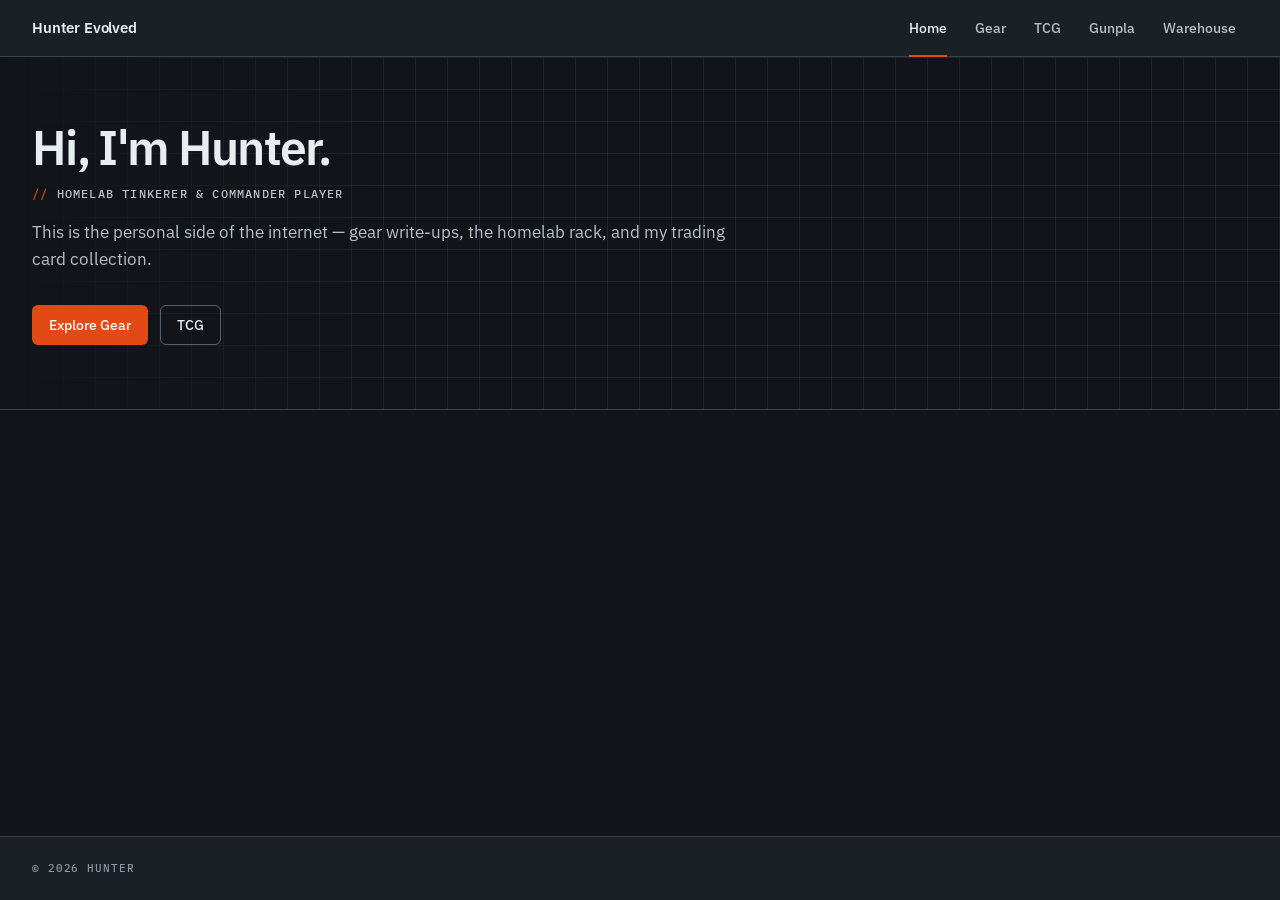
<file: index.html>
<!doctype html>
<html lang="en">
<head>
<meta charset="UTF-8">
<meta name="viewport" content="width=device-width, initial-scale=1.0">
<meta name="theme-color" content="#1B2026">
<title>Hunter Evolved</title>
<meta name="description" content="Hunter's personal site — gear, homelab, and TCG.">
<link rel="icon" href="images/favicon.svg" type="image/svg+xml">
<link rel="preconnect" href="https://fonts.googleapis.com">
<link rel="preconnect" href="https://fonts.gstatic.com" crossorigin>
<link rel="stylesheet" href="https://fonts.googleapis.com/css2?family=IBM+Plex+Mono:wght@400;500;600&family=IBM+Plex+Sans:wght@400;500;600;700&display=swap">
<link rel="stylesheet" href="css/style.css">
</head>
<body>
<header class="site-header">
  <nav class="nav container">
    <a class="nav-brand" href="index.html">Hunter Evolved</a>
    <button class="nav-toggle" id="navToggle" aria-label="Toggle navigation" aria-expanded="false">
      <span></span><span></span><span></span>
    </button>
    <ul class="nav-links" id="navLinks">
      <li><a href="index.html">Home</a></li>
      <li><a href="gear/index.html">Gear</a></li>
      <li><a href="tcg.html">TCG</a></li>
      <li><a href="gunpla.html">Gunpla</a></li>
      <li><a href="warehouse.html">Warehouse</a></li>
    </ul>
  </nav>
</header>

<main>
  <section class="hero">
    <div class="hero-inner">
      <h1>Hi, I'm Hunter.</h1>
      <p class="hero-tagline">Homelab tinkerer &amp; Commander player</p>
      <p class="hero-blurb">
        <!-- TODO: personal intro blurb -->
        This is the personal side of the internet — gear write-ups, the homelab rack, and my trading card collection.
      </p>
      <div class="hero-actions">
        <a class="btn btn-primary" href="gear/index.html">Explore Gear</a>
        <a class="btn btn-secondary" href="tcg.html">TCG</a>
      </div>
    </div>
  </section>
</main>

<footer class="site-footer">
  <div class="container">
    <p>&copy; <span id="year"></span> Hunter</p>
  </div>
</footer>

<script src="js/main.js"></script>
</body>
</html>
</file>
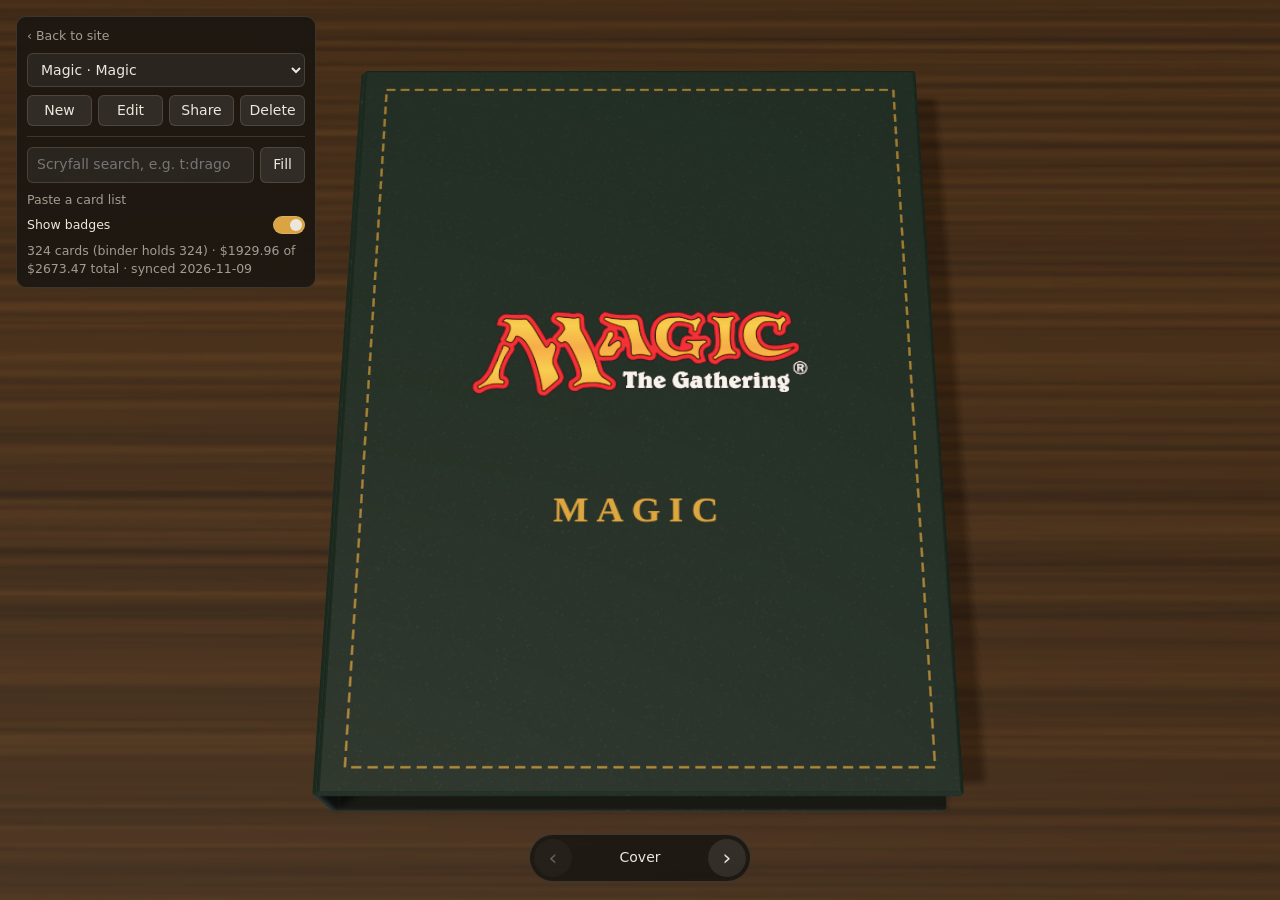
<file: binder/index.html>
<!doctype html>
<html lang="en">
  <head>
    <meta charset="utf-8" />
    <meta name="viewport" content="width=device-width, initial-scale=1" />
    <title>TCG Binder</title>
    <link rel="icon" href="data:," />
    <script type="module" crossorigin src="./assets/index-qF_-oEOp.js"></script>
    <link rel="stylesheet" crossorigin href="./assets/index-Bv_KYEjH.css">
  </head>
  <body>
    <canvas id="scene" aria-label="3D card binder"></canvas>

    <button id="panel-toggle" type="button" aria-controls="panel" aria-expanded="false">Binders</button>

    <section id="panel" class="collapsed" aria-label="Binders">
      <a id="site-link" hidden>&#8249; Back to site</a>
      <select id="binder-select" aria-label="Current binder"></select>
      <div id="binder-actions">
        <button id="binder-new" type="button">New</button>
        <button id="binder-edit" type="button">Edit</button>
        <button id="binder-share" type="button">Share</button>
        <button id="binder-delete" type="button">Delete</button>
      </div>
      <input id="share-link" type="text" readonly aria-label="Link to this binder" hidden />

      <form id="binder-form" hidden>
        <input id="binder-name" type="text" maxlength="24" autocomplete="off"
               placeholder="Binder name" aria-label="Binder name" required />
        <select id="binder-game" aria-label="Game"></select>
        <fieldset id="binder-color" aria-label="Cover colour"></fieldset>
        <div id="binder-form-actions">
          <button type="submit">Save</button>
          <button id="binder-cancel" type="button">Cancel</button>
        </div>
      </form>

      <hr />

      <form id="search-form">
        <input id="search" type="search" spellcheck="false" autocomplete="off"
               aria-label="Card search" />
        <button type="submit">Fill</button>
      </form>
      <button id="collection-fill" type="button" hidden></button>
      <button id="list-toggle" type="button" aria-expanded="false">Paste a card list</button>
      <form id="list-form" hidden>
        <textarea id="list" rows="8" spellcheck="false" aria-label="Card list"></textarea>
        <button type="submit">Fill from list</button>
      </form>
      <label id="badges-toggle">
        <span>Show badges</span>
        <input id="show-badges" type="checkbox" role="switch" />
      </label>
      <p id="status" role="status"></p>
    </section>

    <nav id="pager" aria-label="Pages">
      <button id="prev" type="button" aria-label="Previous page">&#8249;</button>
      <span id="page-label">Cover</span>
      <button id="next" type="button" aria-label="Next page">&#8250;</button>
    </nav>

    <div id="tip" hidden></div>
    <aside id="card-info" aria-label="Card details" hidden></aside>

  </body>
</html>
</file>
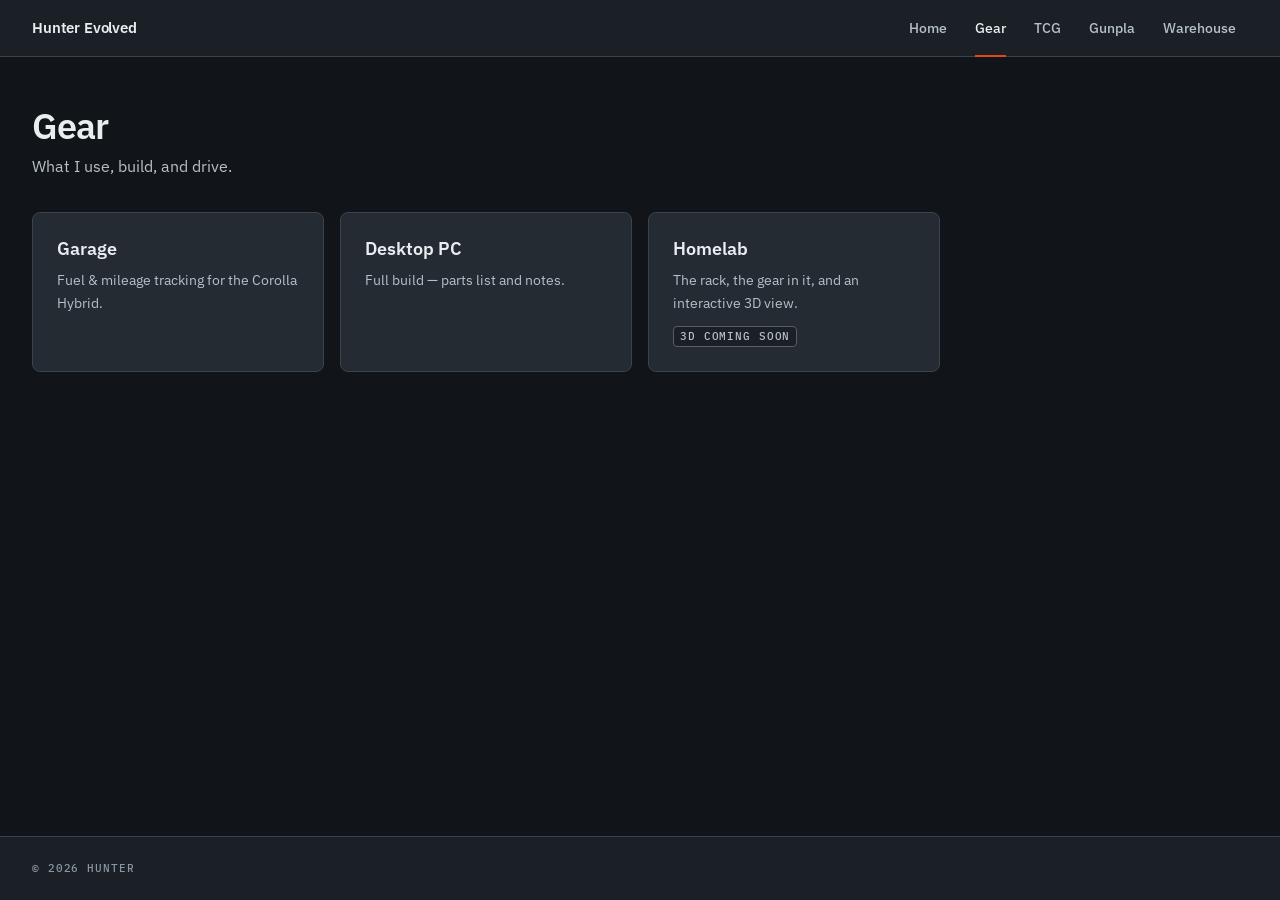
<file: gear/index.html>
<!doctype html>
<html lang="en">
<head>
<meta charset="UTF-8">
<meta name="viewport" content="width=device-width, initial-scale=1.0">
<meta name="theme-color" content="#1B2026">
<title>Gear — Hunter Evolved</title>
<link rel="icon" href="../images/favicon.svg" type="image/svg+xml">
<link rel="preconnect" href="https://fonts.googleapis.com">
<link rel="preconnect" href="https://fonts.gstatic.com" crossorigin>
<link rel="stylesheet" href="https://fonts.googleapis.com/css2?family=IBM+Plex+Mono:wght@400;500;600&family=IBM+Plex+Sans:wght@400;500;600;700&display=swap">
<link rel="stylesheet" href="../css/style.css">
</head>
<body>
<header class="site-header">
  <nav class="nav container">
    <a class="nav-brand" href="../index.html">Hunter Evolved</a>
    <button class="nav-toggle" id="navToggle" aria-label="Toggle navigation" aria-expanded="false">
      <span></span><span></span><span></span>
    </button>
    <ul class="nav-links" id="navLinks">
      <li><a href="../index.html">Home</a></li>
      <li><a href="index.html">Gear</a></li>
      <li><a href="../tcg.html">TCG</a></li>
      <li><a href="../gunpla.html">Gunpla</a></li>
      <li><a href="../warehouse.html">Warehouse</a></li>
    </ul>
  </nav>
</header>

<main class="page">
  <h1>Gear</h1>
  <p class="page-intro">What I use, build, and drive.</p>

  <div class="card-grid">
    <a class="card" href="garage.html">
      <h3>Garage</h3>
      <p>Fuel &amp; mileage tracking for the Corolla Hybrid.</p>
    </a>
    <a class="card" href="desktop-pc.html">
      <h3>Desktop PC</h3>
      <p>Full build — parts list and notes.</p>
    </a>
    <a class="card" href="homelab.html">
      <h3>Homelab</h3>
      <p>The rack, the gear in it, and an interactive 3D view.</p>
      <span class="badge">3D coming soon</span>
    </a>
  </div>
</main>

<footer class="site-footer">
  <div class="container">
    <p>&copy; <span id="year"></span> Hunter</p>
  </div>
</footer>

<script src="../js/main.js"></script>
</body>
</html>
</file>
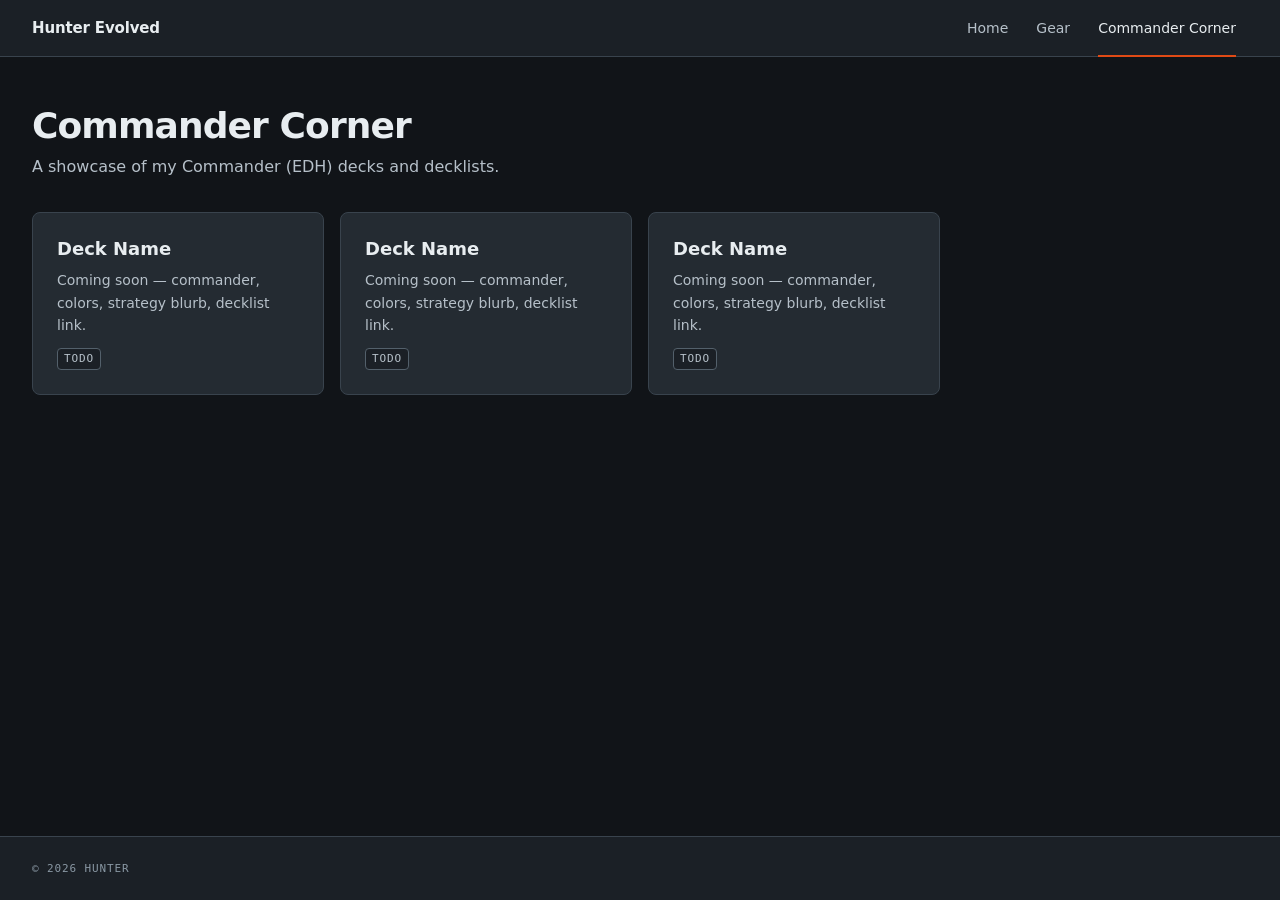
<file: commander-corner.html>
<!doctype html>
<html lang="en">
<head>
<meta charset="UTF-8">
<meta name="viewport" content="width=device-width, initial-scale=1.0">
<title>Commander Corner — Hunter Evolved</title>
<link rel="stylesheet" href="css/style.css">
</head>
<body>
<header class="site-header">
  <nav class="nav container">
    <a class="nav-brand" href="index.html">Hunter Evolved</a>
    <button class="nav-toggle" id="navToggle" aria-label="Toggle navigation" aria-expanded="false">
      <span></span><span></span><span></span>
    </button>
    <ul class="nav-links" id="navLinks">
      <li><a href="index.html">Home</a></li>
      <li><a href="gear/index.html">Gear</a></li>
      <li><a href="commander-corner.html">Commander Corner</a></li>
    </ul>
  </nav>
</header>

<main class="page">
  <h1>Commander Corner</h1>
  <p class="page-intro">A showcase of my Commander (EDH) decks and decklists.</p>

  <div class="card-grid">
    <!-- TODO: replace with real decks; potentially pull live data via edhrec_toolkit (HOST-57) -->
    <div class="card">
      <h3>Deck Name</h3>
      <p>Coming soon — commander, colors, strategy blurb, decklist link.</p>
      <span class="badge">TODO</span>
    </div>
    <div class="card">
      <h3>Deck Name</h3>
      <p>Coming soon — commander, colors, strategy blurb, decklist link.</p>
      <span class="badge">TODO</span>
    </div>
    <div class="card">
      <h3>Deck Name</h3>
      <p>Coming soon — commander, colors, strategy blurb, decklist link.</p>
      <span class="badge">TODO</span>
    </div>
  </div>
</main>

<footer class="site-footer">
  <div class="container">
    <p>&copy; <span id="year"></span> Hunter</p>
  </div>
</footer>

<script src="js/main.js"></script>
</body>
</html>
</file>
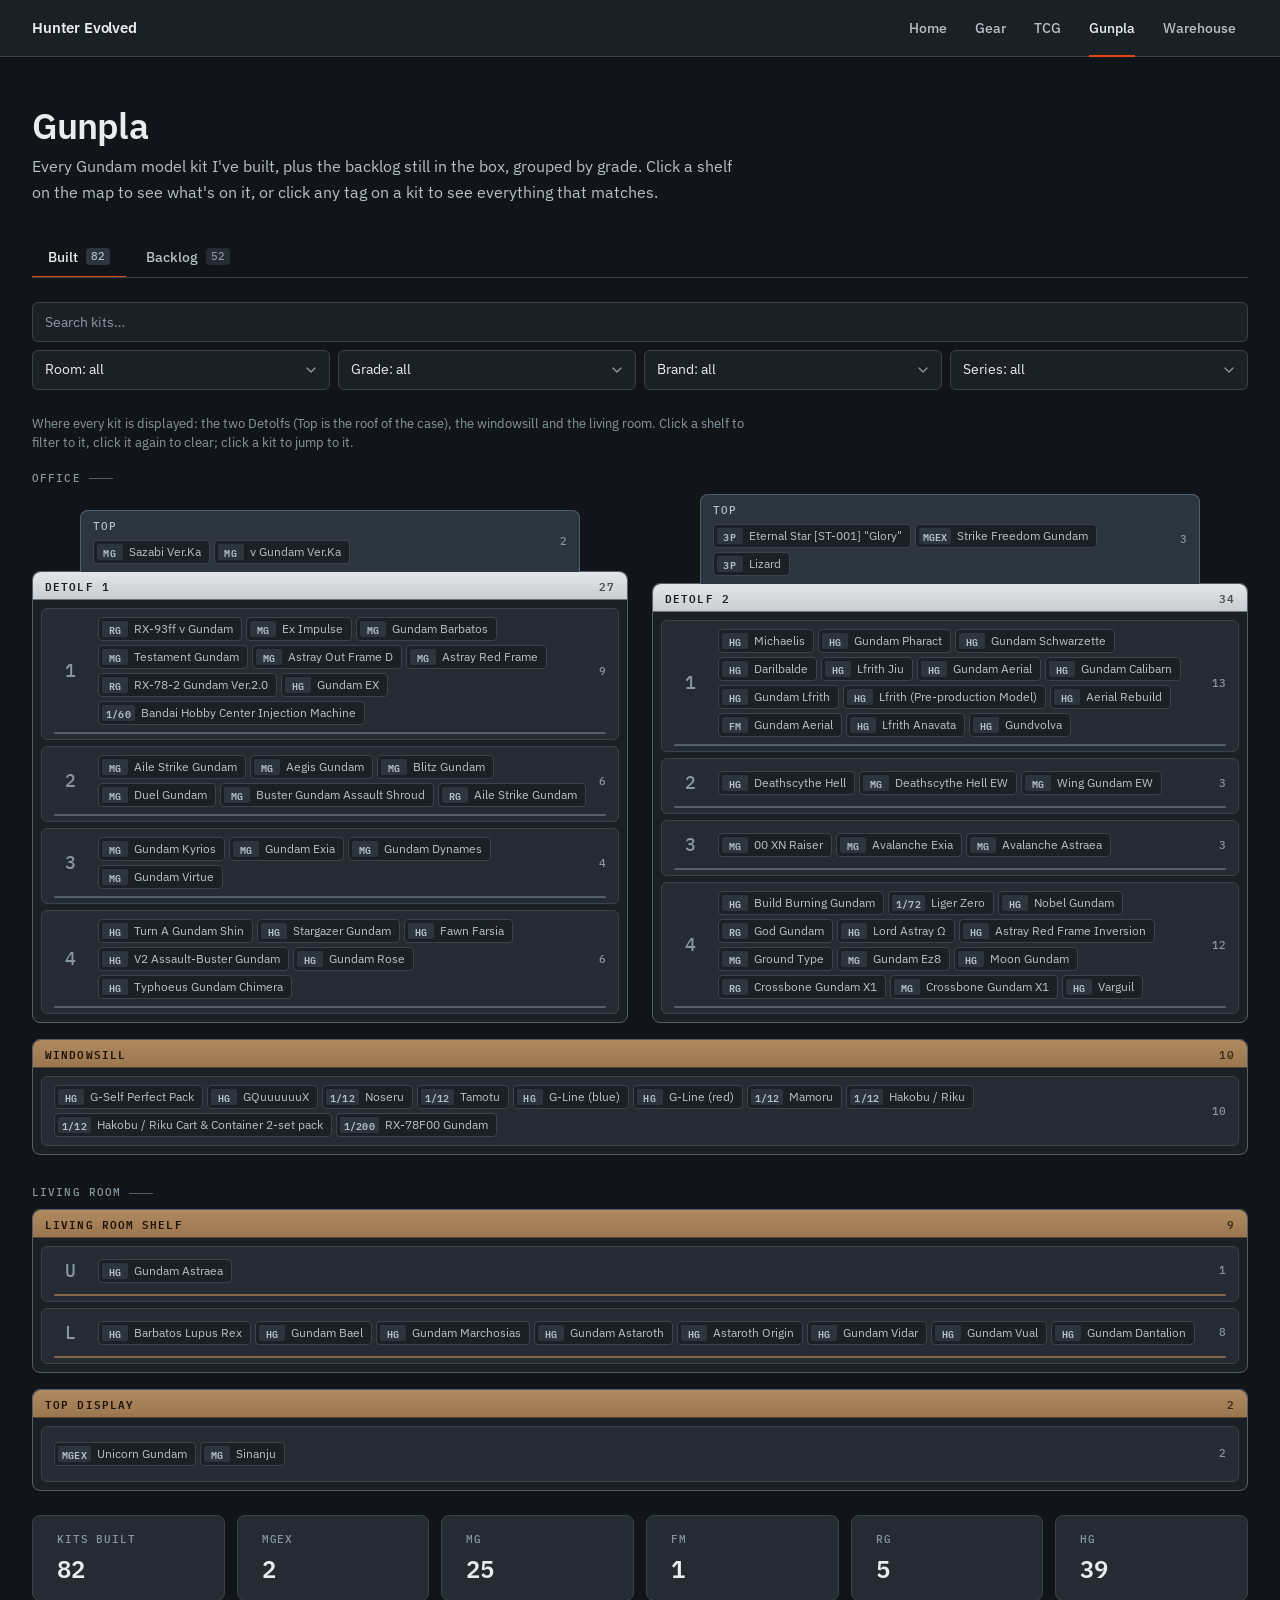
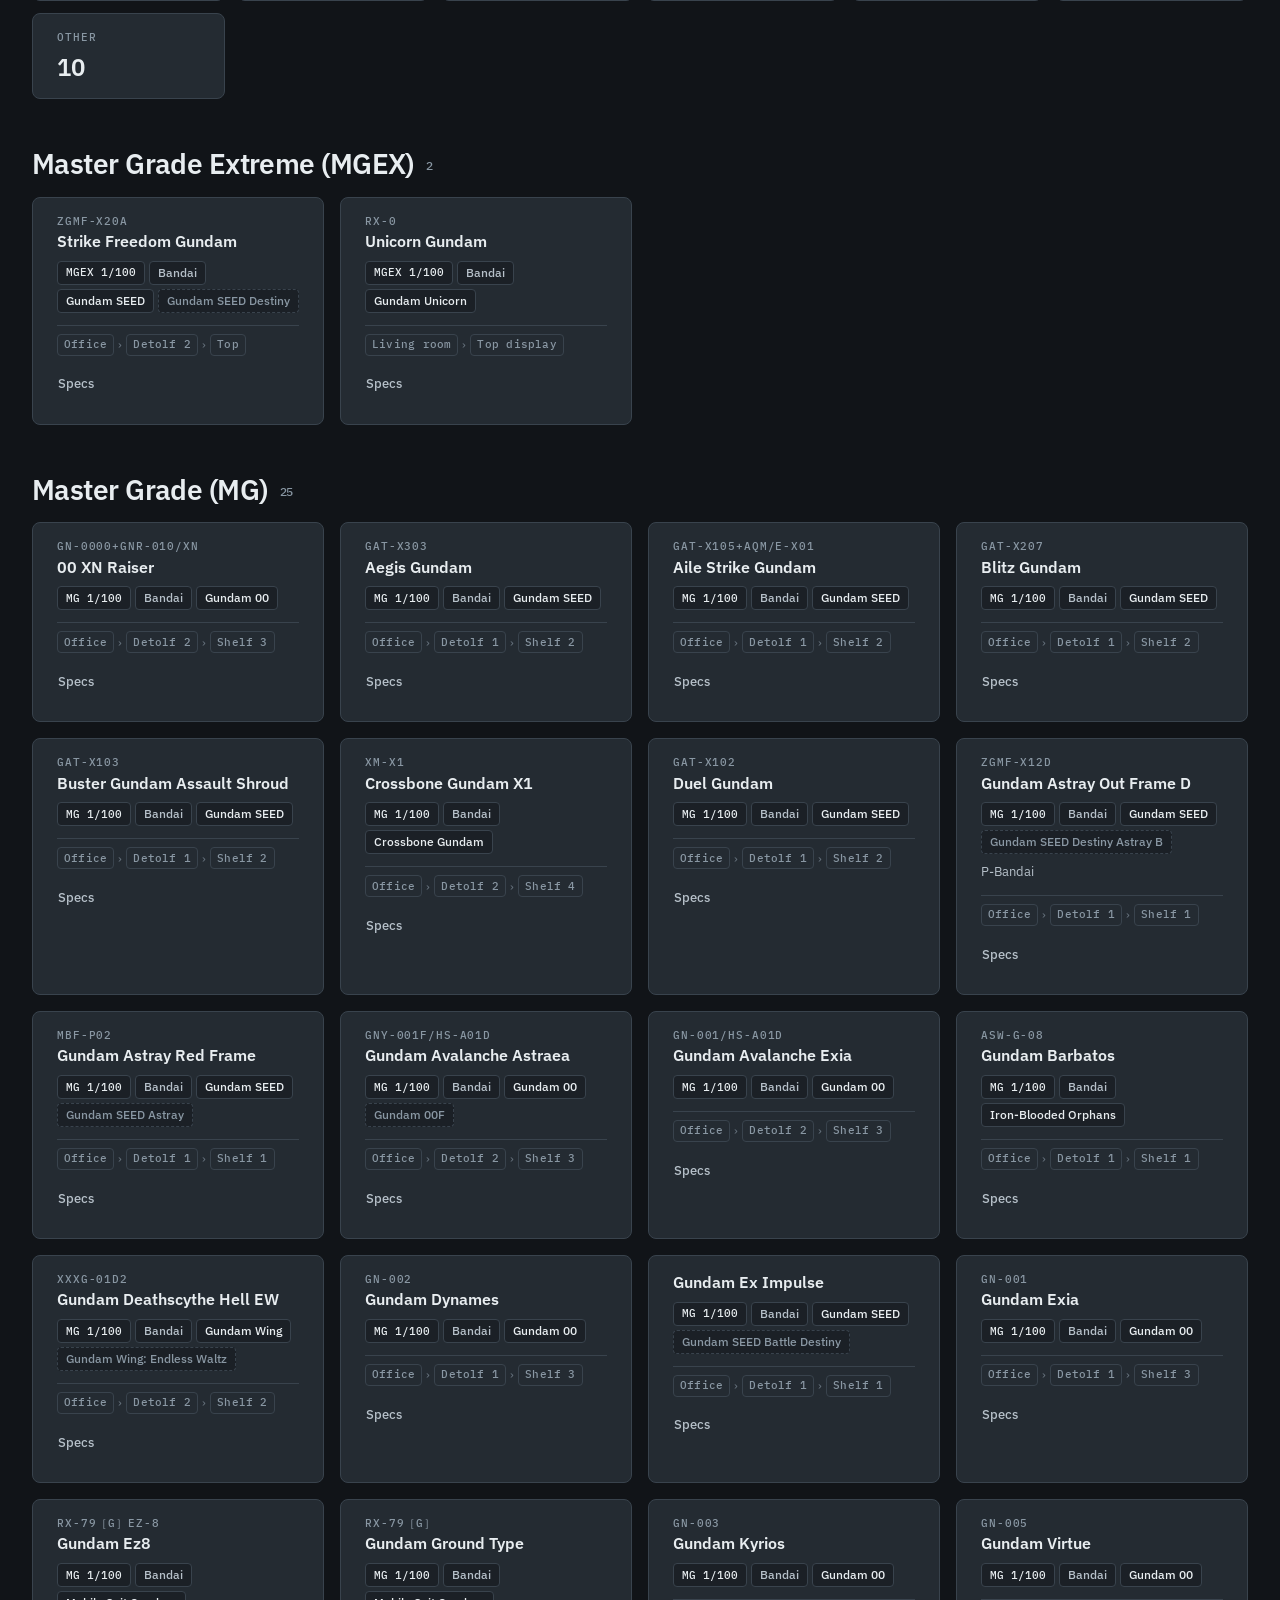
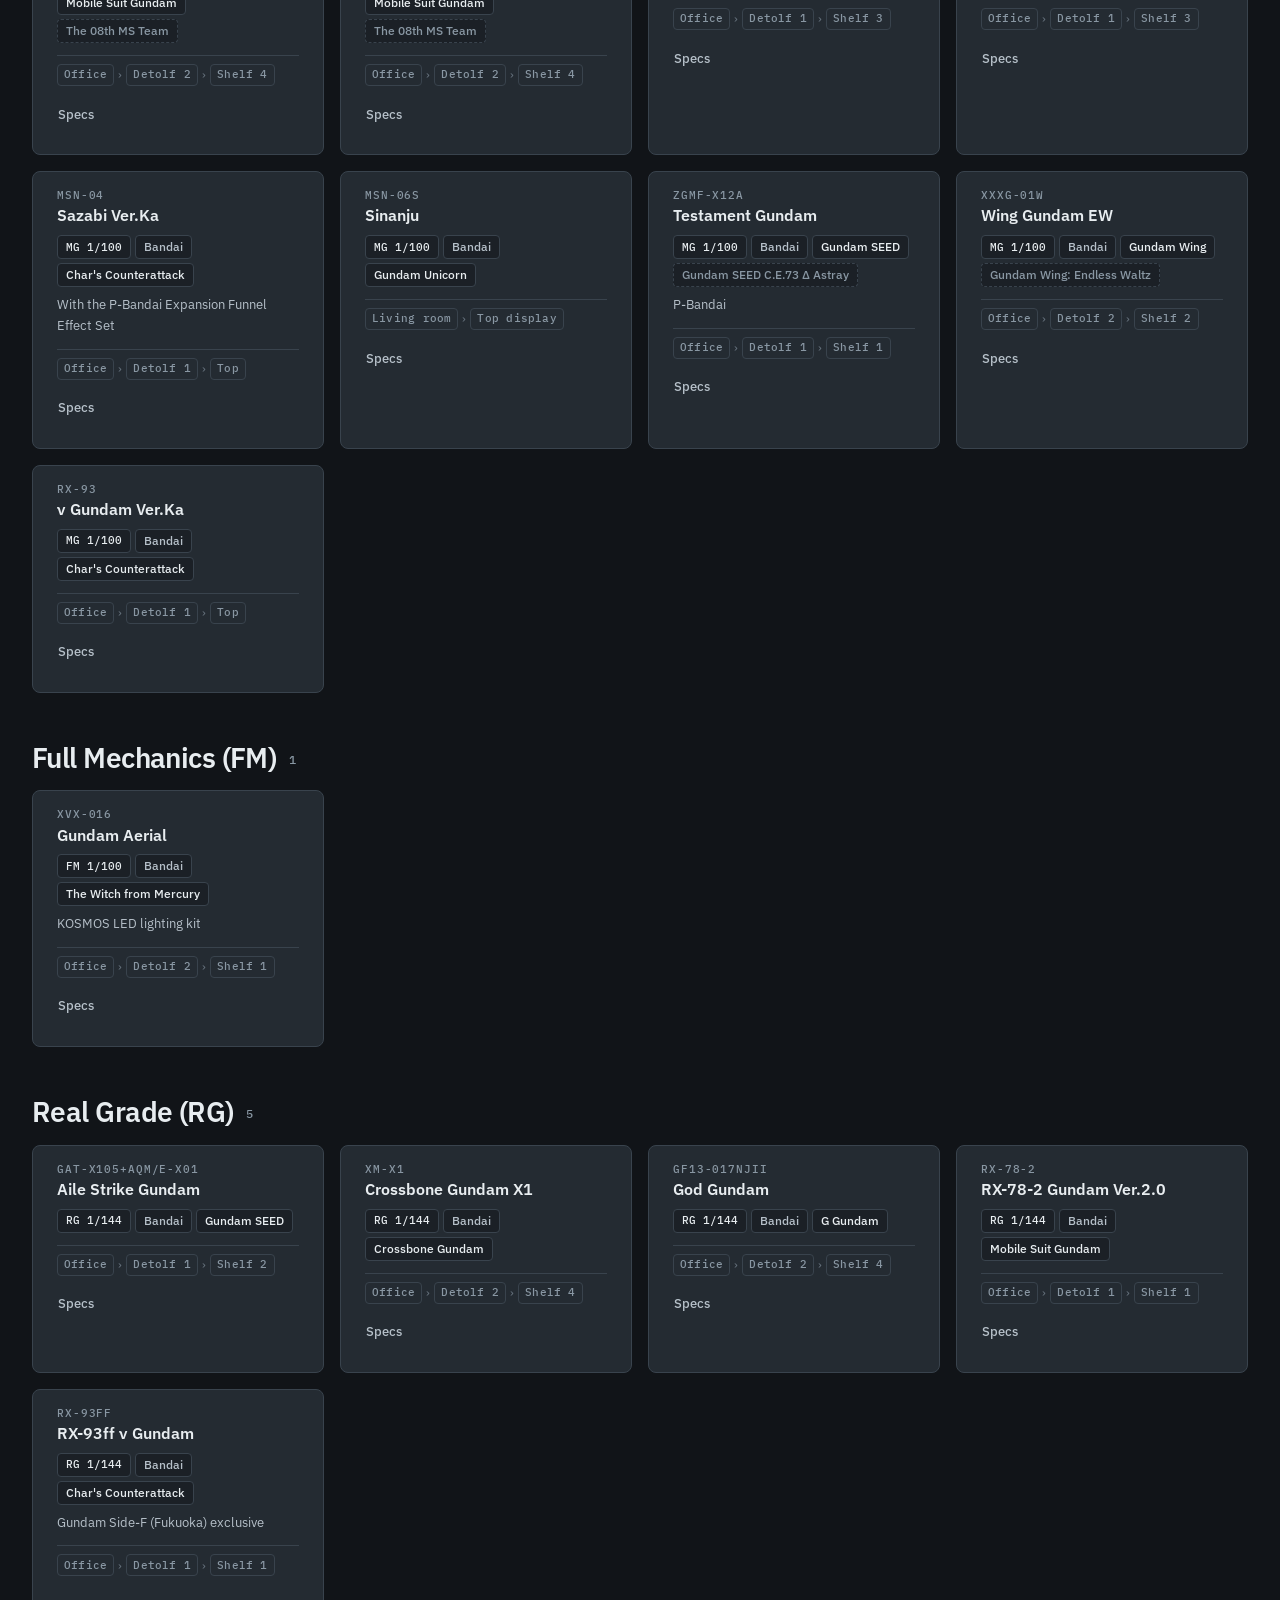
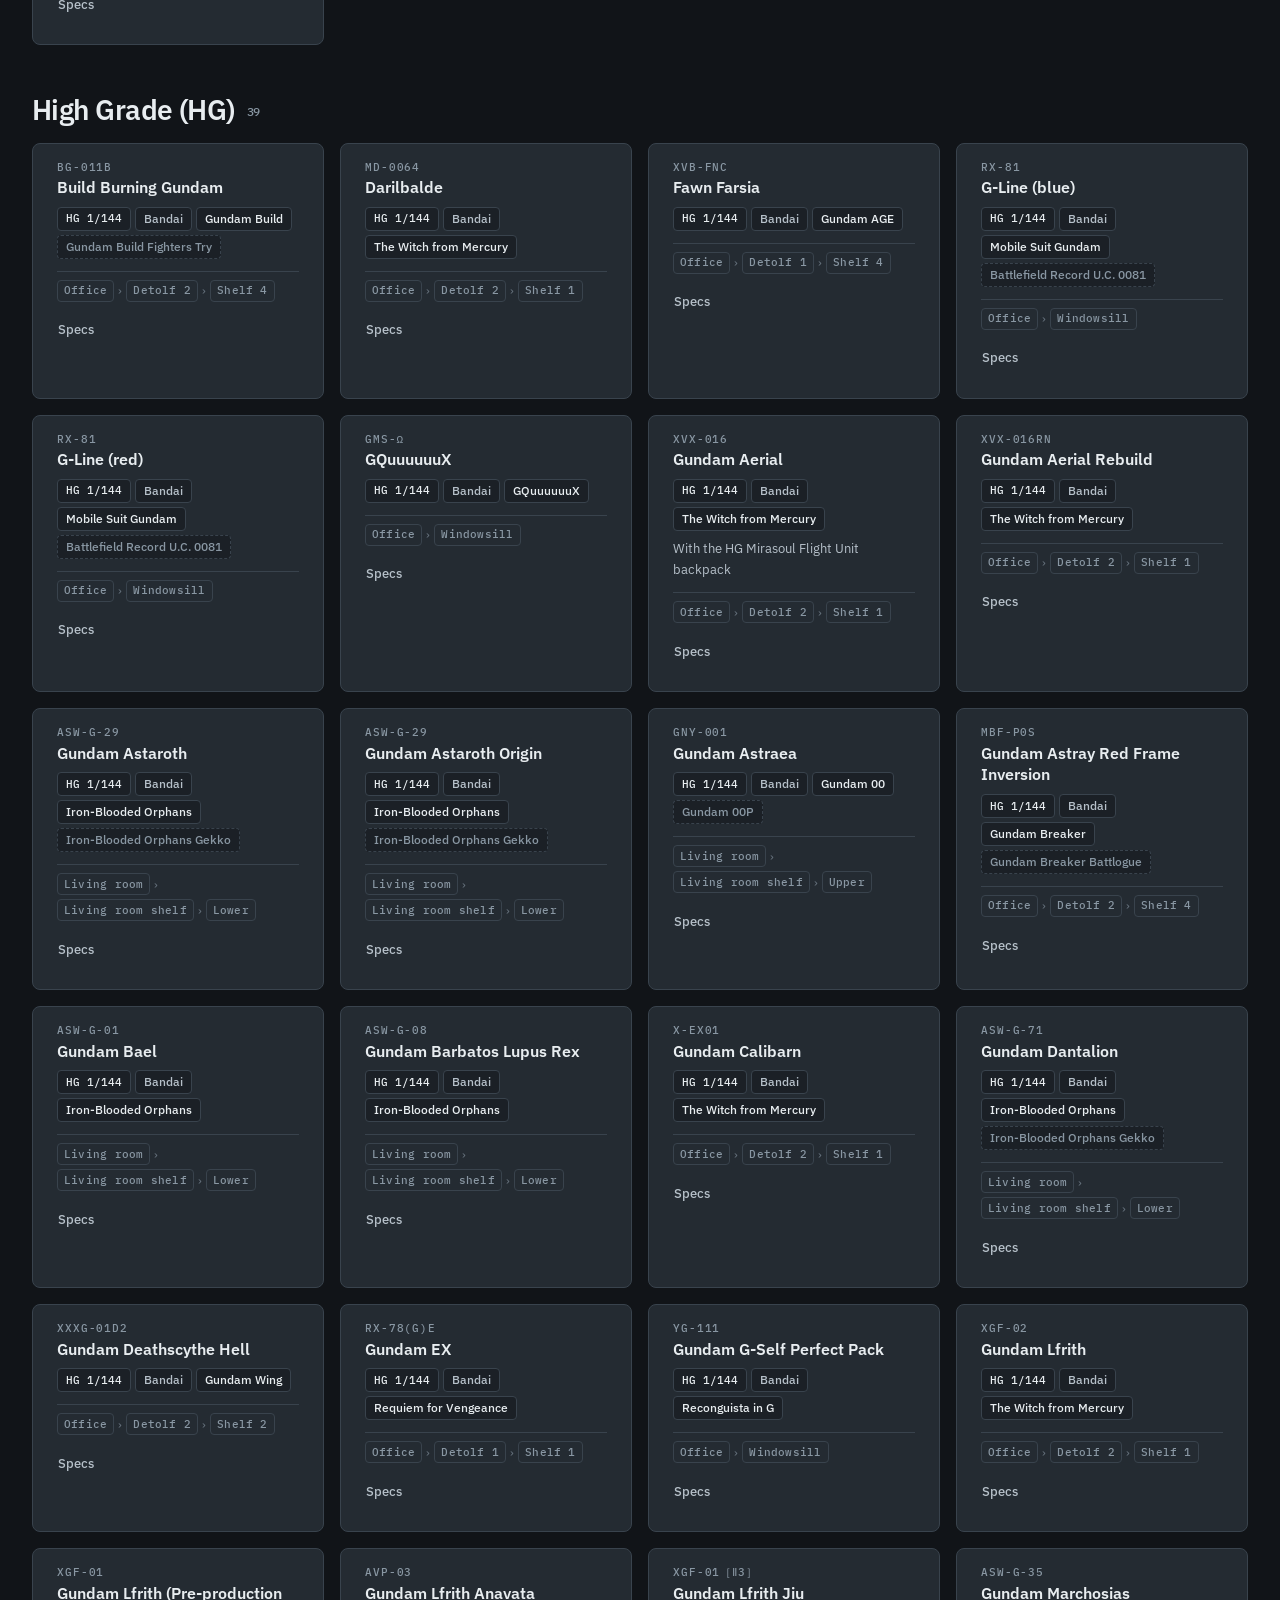
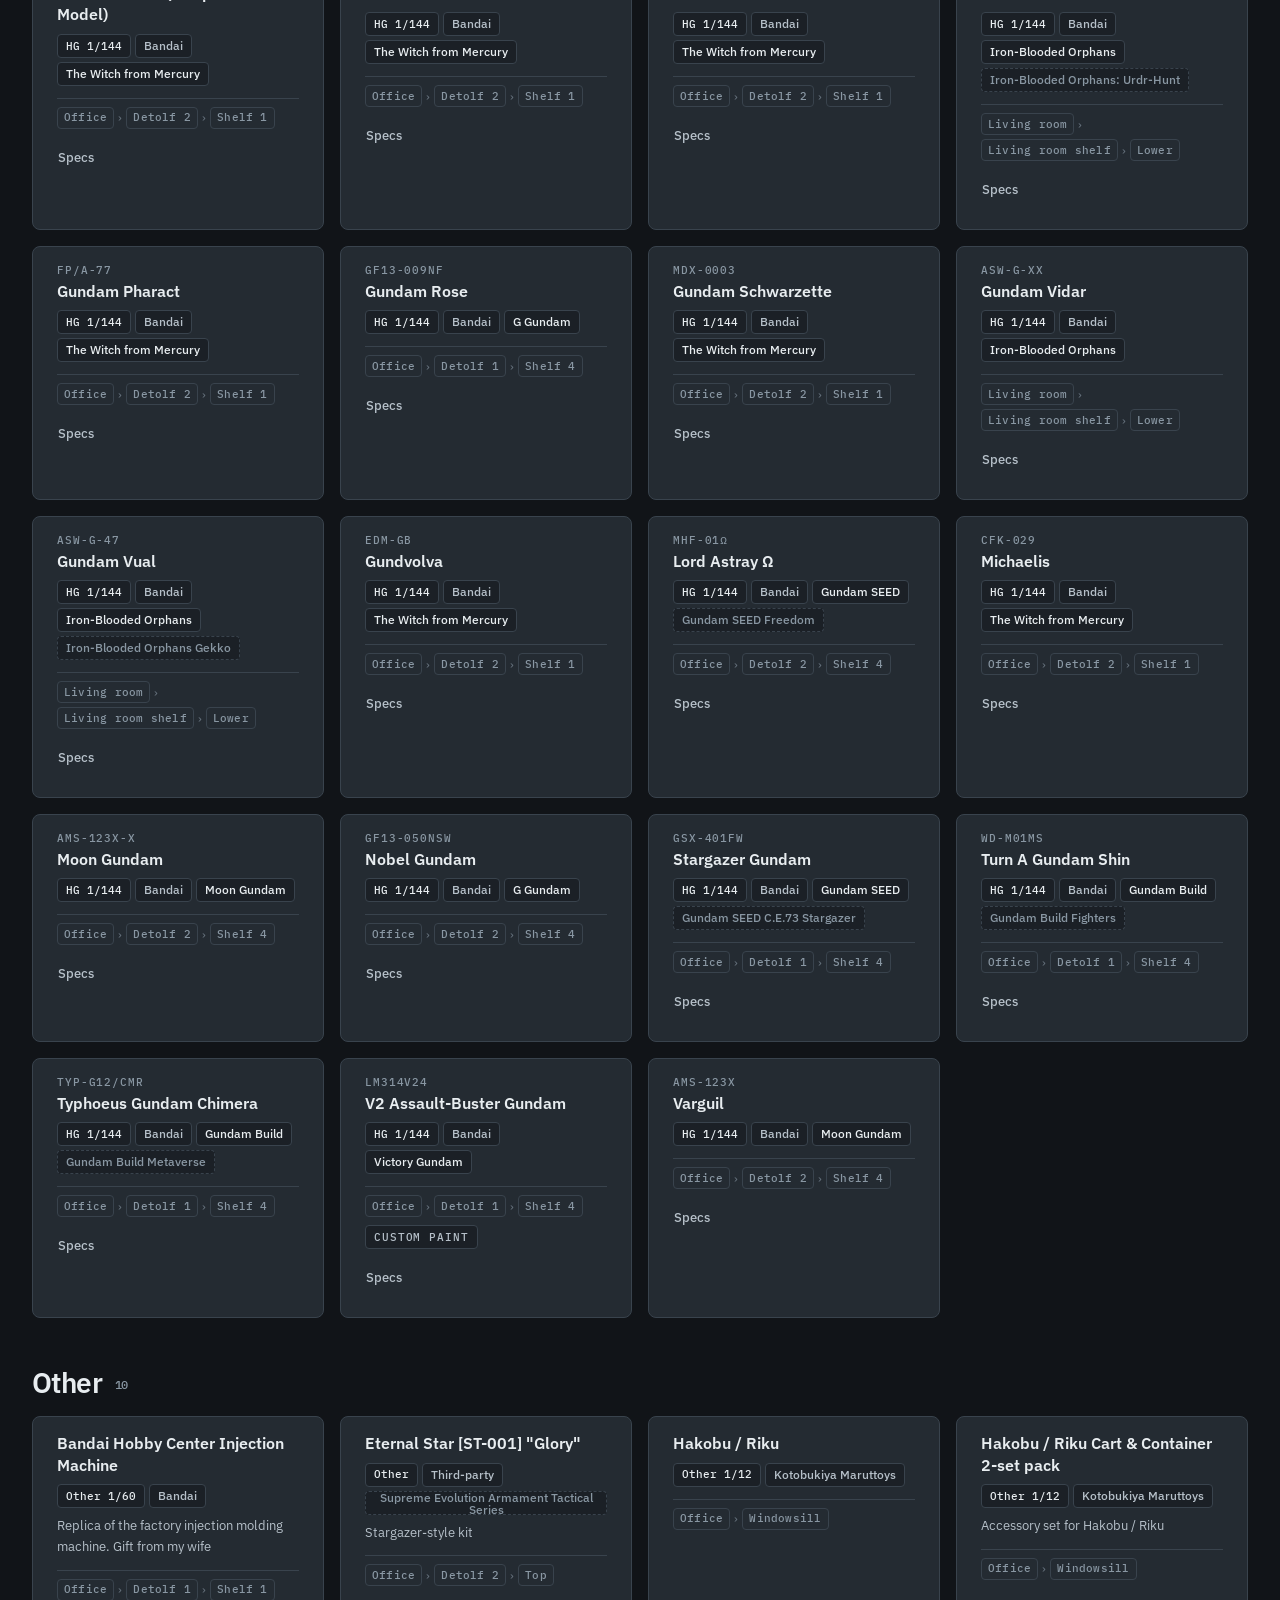
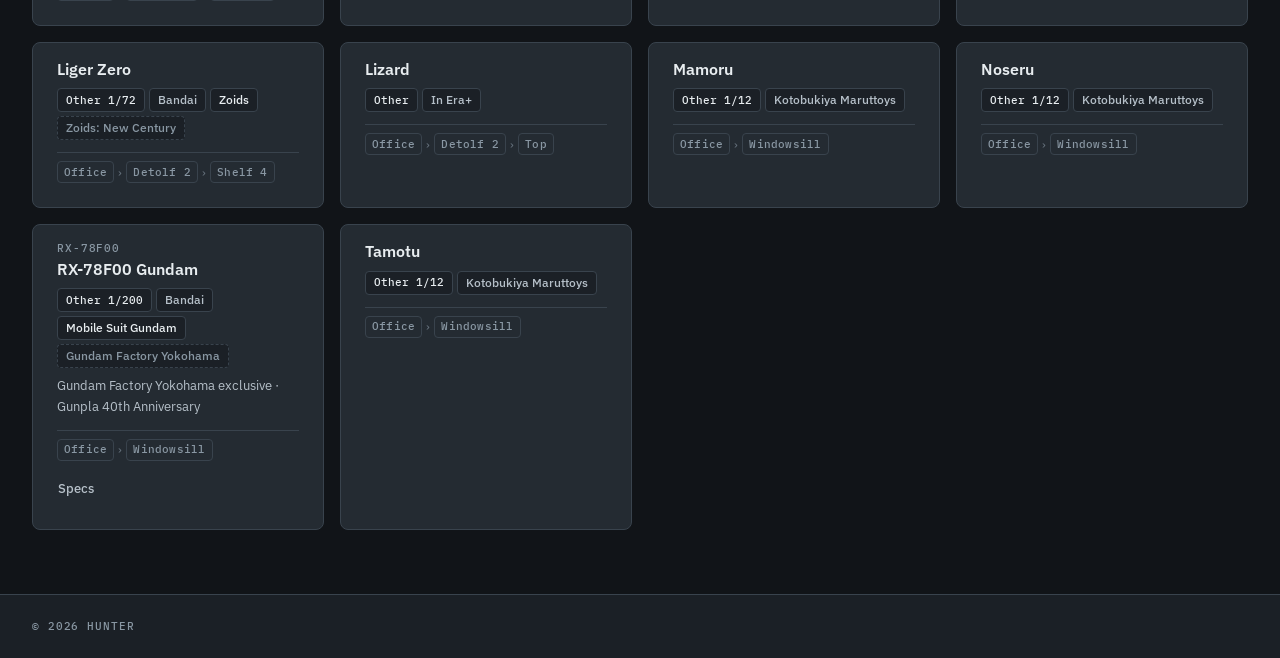
<file: gunpla.html>
<!doctype html>
<html lang="en">
<head>
<meta charset="UTF-8">
<meta name="viewport" content="width=device-width, initial-scale=1.0">
<meta name="theme-color" content="#1B2026">
<title>Gunpla — Hunter Evolved</title>
<link rel="icon" href="images/favicon.svg" type="image/svg+xml">
<link rel="preconnect" href="https://fonts.googleapis.com">
<link rel="preconnect" href="https://fonts.gstatic.com" crossorigin>
<link rel="stylesheet" href="https://fonts.googleapis.com/css2?family=IBM+Plex+Mono:wght@400;500;600&family=IBM+Plex+Sans:wght@400;500;600;700&display=swap">
<link rel="stylesheet" href="css/style.css">
</head>
<body>
<header class="site-header">
  <nav class="nav container">
    <a class="nav-brand" href="index.html">Hunter Evolved</a>
    <button class="nav-toggle" id="navToggle" aria-label="Toggle navigation" aria-expanded="false">
      <span></span><span></span><span></span>
    </button>
    <ul class="nav-links" id="navLinks">
      <li><a href="index.html">Home</a></li>
      <li><a href="gear/index.html">Gear</a></li>
      <li><a href="tcg.html">TCG</a></li>
      <li><a href="gunpla.html">Gunpla</a></li>
      <li><a href="warehouse.html">Warehouse</a></li>
    </ul>
  </nav>
</header>

<main class="page">
  <h1>Gunpla</h1>
  <p class="page-intro">Every Gundam model kit I've built, plus the backlog still in the box, grouped by grade. Click a shelf on the map to see what's on it, or click any tag on a kit to see everything that matches.</p>

  <!-- Rendered by js/gunpla.js from data/gunpla.json. Add a build by adding
       an entry to kits[] there; see the top of js/gunpla.js for the fields. -->
  <div class="wh-tabs" id="gunplaTabs" role="tablist" aria-label="Build status"></div>
  <div class="gp-filters" id="gunplaFilters"></div>
  <div class="gp-map" id="gunplaMap"></div>
  <div class="stat-grid" id="gunplaStats"></div>
  <div id="gunplaList"></div>
</main>

<footer class="site-footer">
  <div class="container">
    <p>&copy; <span id="year"></span> Hunter</p>
  </div>
</footer>

<script src="js/main.js"></script>
<script src="js/gunpla.js"></script>
</body>
</html>
</file>
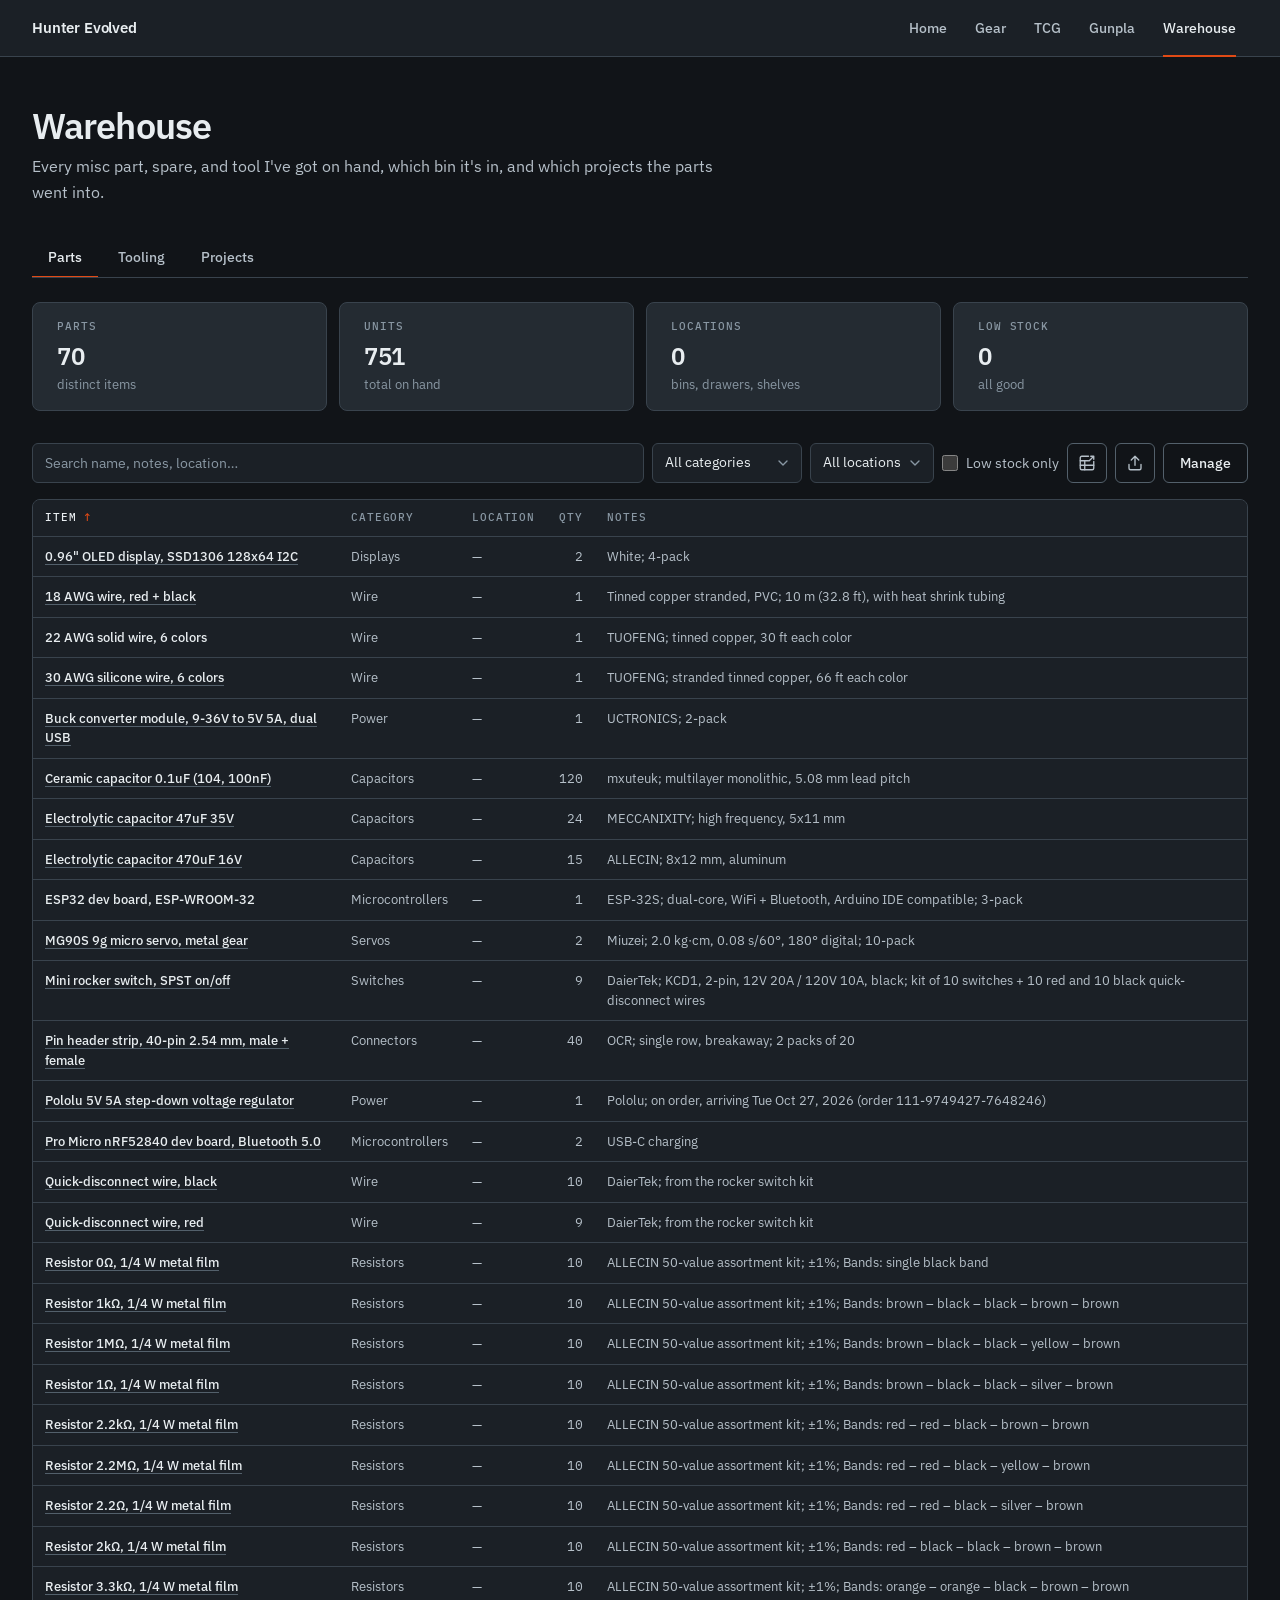
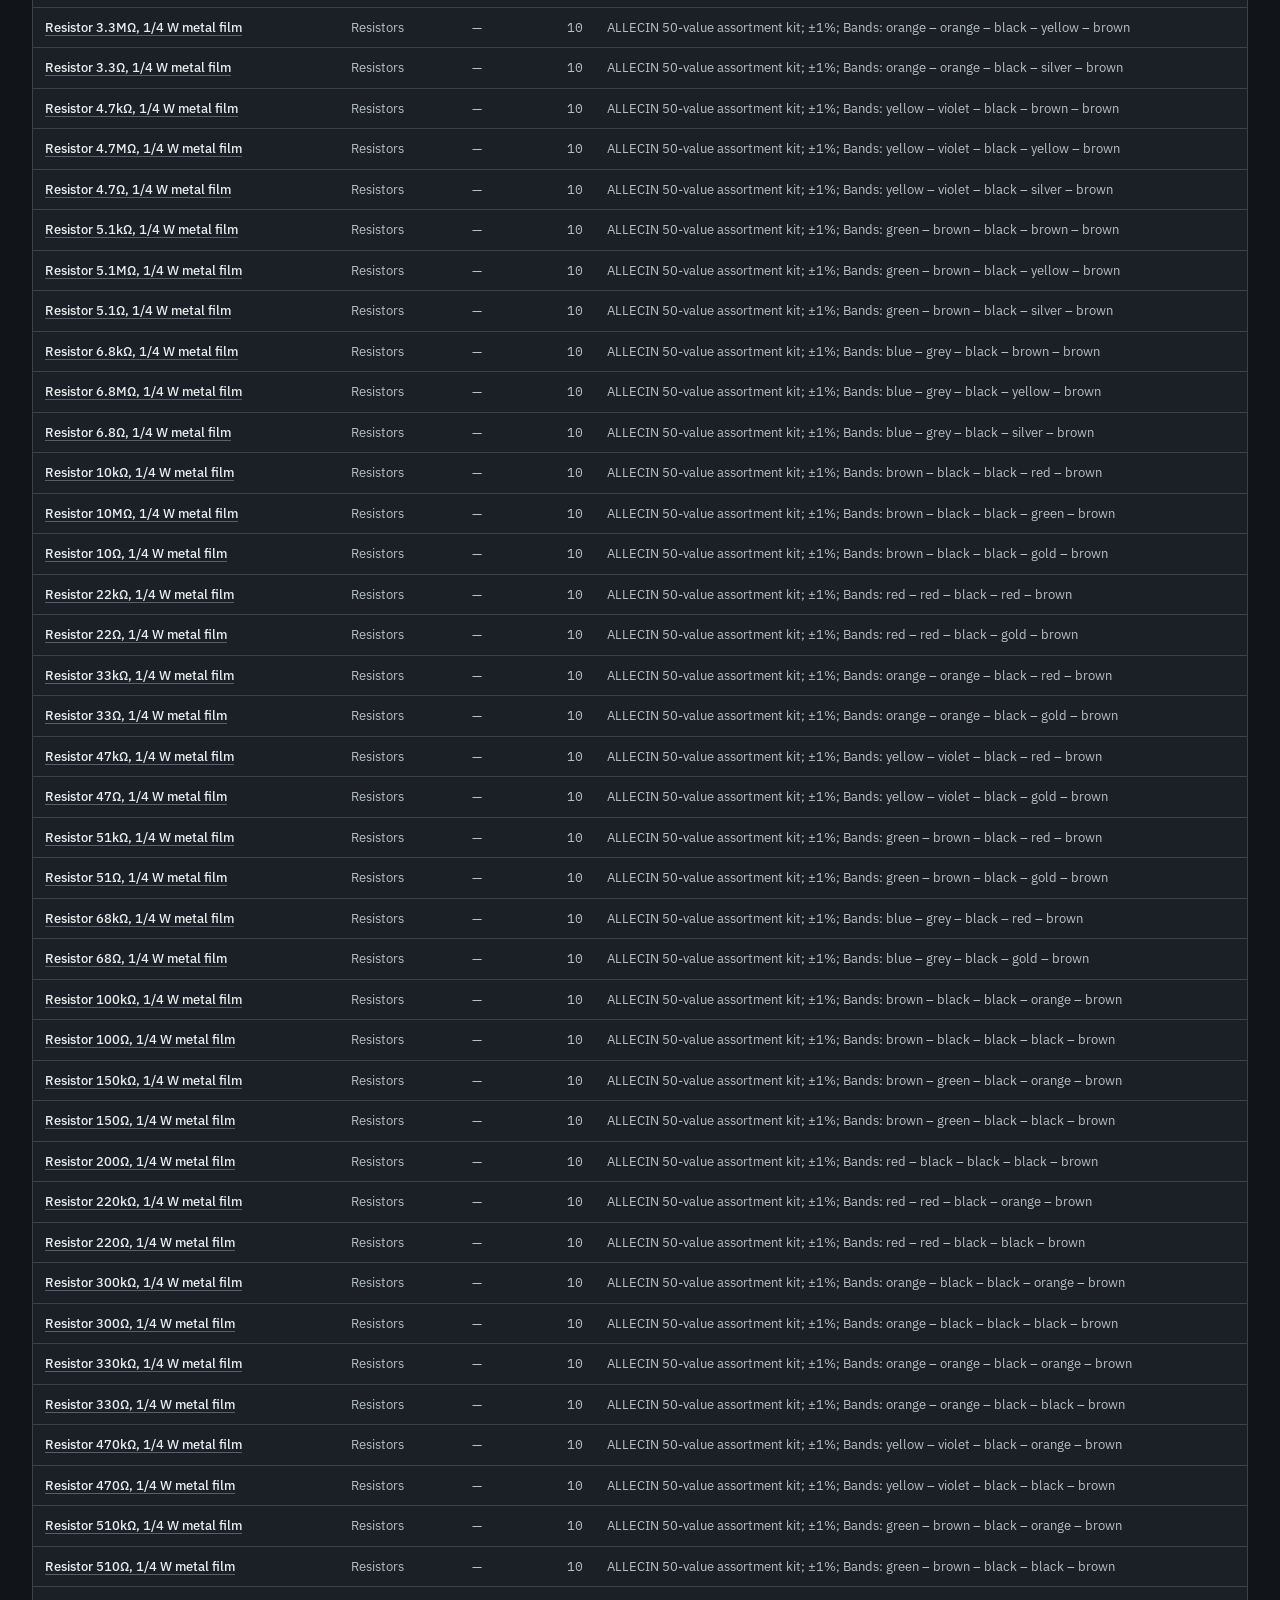
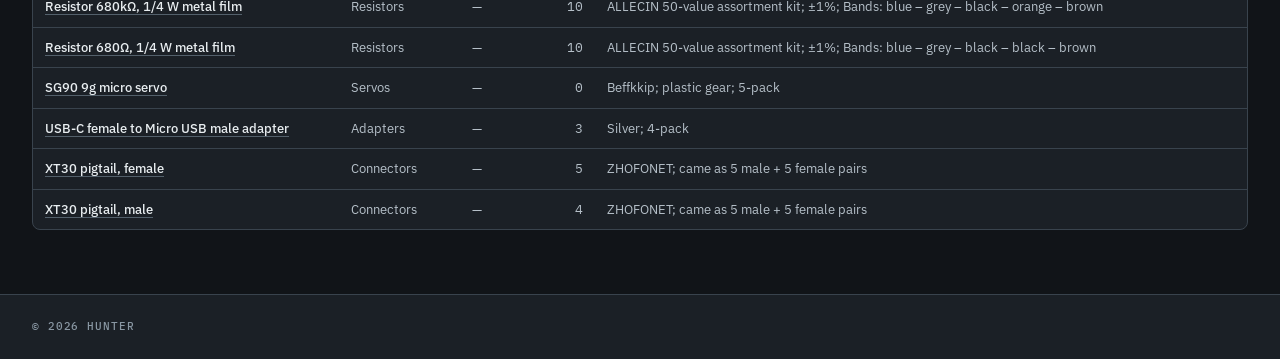
<file: warehouse.html>
<!doctype html>
<html lang="en">
<head>
<meta charset="UTF-8">
<meta name="viewport" content="width=device-width, initial-scale=1.0">
<meta name="theme-color" content="#1B2026">
<title>Warehouse — Hunter Evolved</title>
<link rel="icon" href="images/favicon.svg" type="image/svg+xml">
<link rel="preconnect" href="https://fonts.googleapis.com">
<link rel="preconnect" href="https://fonts.gstatic.com" crossorigin>
<link rel="stylesheet" href="https://fonts.googleapis.com/css2?family=IBM+Plex+Mono:wght@400;500;600&family=IBM+Plex+Sans:wght@400;500;600;700&display=swap">
<link rel="stylesheet" href="css/style.css">
</head>
<body>
<header class="site-header">
  <nav class="nav container">
    <a class="nav-brand" href="index.html">Hunter Evolved</a>
    <button class="nav-toggle" id="navToggle" aria-label="Toggle navigation" aria-expanded="false">
      <span></span><span></span><span></span>
    </button>
    <ul class="nav-links" id="navLinks">
      <li><a href="index.html">Home</a></li>
      <li><a href="gear/index.html">Gear</a></li>
      <li><a href="tcg.html">TCG</a></li>
      <li><a href="gunpla.html">Gunpla</a></li>
      <li><a href="warehouse.html">Warehouse</a></li>
    </ul>
  </nav>
</header>

<main class="page">
  <h1>Warehouse</h1>
  <p class="page-intro">Every misc part, spare, and tool I've got on hand, which bin it's in, and which projects the parts went into.</p>

  <div class="wh-tabs" role="tablist" aria-label="Inventory section">
    <button type="button" class="wh-tab" role="tab" id="whTabParts" data-view="part" aria-selected="true">Parts</button>
    <button type="button" class="wh-tab" role="tab" id="whTabTools" data-view="tool" aria-selected="false">Tooling</button>
    <button type="button" class="wh-tab" role="tab" id="whTabProjects" data-view="project" aria-selected="false">Projects</button>
  </div>

  <!--
    Inventory (parts, tooling, and projects) lives in data/warehouse.json and is rendered by js/warehouse.js.
    To change it: use "Manage" on this page (edits are kept in this browser
    only), then "Download JSON" and commit the file over data/warehouse.json.
  -->
  <div class="stat-grid" id="whStats"></div>

  <div class="wh-toolbar">
    <input type="search" id="whSearch" class="wh-input wh-search wh-items-only" placeholder="Search name, notes, location…" aria-label="Search inventory">
    <select id="whCategory" class="wh-input wh-items-only" aria-label="Filter by category"></select>
    <select id="whLocation" class="wh-input wh-items-only wh-parts-only" aria-label="Filter by location"></select>
    <label class="wh-check wh-items-only wh-parts-only"><input type="checkbox" id="whLow"> <span id="whLowLabel">Low stock only</span></label>
    <button type="button" class="btn btn-secondary wh-btn wh-icon-btn" id="whExportList" title="Export everything (JSON)" aria-label="Export everything as JSON"><svg viewBox="0 0 24 24" width="18" height="18" fill="none" stroke="currentColor" stroke-width="1.8" stroke-linecap="round" stroke-linejoin="round" aria-hidden="true"><path d="M14 3H5a2 2 0 0 0-2 2v14a2 2 0 0 0 2 2h14a2 2 0 0 0 2-2v-9"/><path d="M3 9h11M3 15h18M9 9v12"/><path d="M17 3h4v4M21 3l-6 6"/></svg></button>
    <button type="button" class="btn btn-secondary wh-btn wh-icon-btn wh-tools-only" id="whOptimize" title="Suggest drawer moves" aria-label="Suggest drawer moves"><svg viewBox="0 0 24 24" width="18" height="18" fill="none" stroke="currentColor" stroke-width="1.8" stroke-linecap="round" stroke-linejoin="round" aria-hidden="true"><path d="M7 4v16M3 16l4 4 4-4"/><path d="M17 20V4M13 8l4-4 4 4"/></svg></button>
    <button type="button" class="btn btn-secondary wh-btn wh-icon-btn" id="whImportList" title="Import JSON" aria-label="Import JSON"><svg viewBox="0 0 24 24" width="18" height="18" fill="none" stroke="currentColor" stroke-width="1.8" stroke-linecap="round" stroke-linejoin="round" aria-hidden="true"><path d="M12 15V3M7 8l5-5 5 5"/><path d="M4 14v5a2 2 0 0 0 2 2h12a2 2 0 0 0 2-2v-5"/></svg></button>
    <input type="file" id="whImportListFile" accept="application/json,.json" hidden>
    <button type="button" class="btn btn-secondary wh-btn" id="whManageToggle" aria-pressed="false">Manage</button>
  </div>

  <div class="wh-banner" id="whImportConfirm" hidden>
    <span id="whImportConfirmText"></span>
    <span class="wh-banner-actions">
      <button type="button" class="btn btn-primary wh-btn" id="whImportReplace">Replace</button>
      <button type="button" class="btn btn-secondary wh-btn" id="whImportCancel">Cancel</button>
    </span>
    <ul class="wh-changes" id="whImportChanges" hidden></ul>
  </div>
  <div class="wh-banner" id="whOptimizePanel" hidden>
    <span id="whOptimizeText"></span>
    <span class="wh-banner-actions">
      <button type="button" class="btn btn-primary wh-btn" id="whOptimizeApply">Move</button>
      <button type="button" class="btn btn-secondary wh-btn" id="whOptimizeCancel">Cancel</button>
    </span>
    <ul class="wh-changes wh-moves" id="whOptimizeList" hidden></ul>
  </div>
  <p class="wh-banner wh-notice" id="whImportMsg" role="status" hidden></p>

  <div class="wh-banner" id="whDraftBanner" hidden>
    <span id="whDraftText">You have local changes that aren't on the live site yet.</span>
    <span class="wh-banner-actions">
      <button type="button" class="btn btn-primary wh-btn" id="whExport">Download JSON</button>
      <button type="button" class="btn btn-secondary wh-btn" id="whDiscard">Discard</button>
    </span>
  </div>

  <form class="wh-form wh-items-only" id="whForm" hidden>
    <h2 id="whFormTitle">Add a part</h2>
    <div class="wh-form-grid">
      <label>Name<input class="wh-input" name="name" required></label>
      <label data-for="tool">Brand<input class="wh-input" name="brand" placeholder="e.g. Milwaukee"></label>
      <label>Category<input class="wh-input" name="category" list="whCategoryList" placeholder="e.g. Fasteners"></label>
      <label><span id="whLocField">Location</span><input class="wh-input" name="location" list="whLocationList" placeholder="e.g. Bin A3"></label>
      <label>Qty<input class="wh-input" name="qty" type="number" min="0" step="1" value="1" required></label>
      <label data-for="part consumable">Low at<input class="wh-input" name="minQty" type="number" min="0" step="1" placeholder="optional"></label>
      <label data-for="tool" class="wh-check wh-check-field"><input type="checkbox" name="consumable"> Consumable</label>
      <label data-for="tool">Status
        <select class="wh-input" name="status">
          <option value="">In place</option>
          <option>Needs repair</option>
          <option>Missing</option>
        </select>
      </label>
      <label>Link<input class="wh-input" name="link" type="url" placeholder="https://…"></label>
      <label>Fix link<input class="wh-input" name="fixLink" type="url" placeholder="Where to replace/reorder it"></label>
      <label data-for="tool">Grid spot<input class="wh-input" name="gridSpot" placeholder="e.g. B3 (optional)" pattern="\s*[A-Za-z]\s*\d+\s*" title="Column letter + row number, like B3"></label>
      <label data-for="tool">Grid size<input class="wh-input" name="gridSize" placeholder="cols x rows, e.g. 1x4" pattern="\s*\d+\s*[xX×]\s*\d+\s*" title="Width x depth in grid units, like 1x4"></label>
      <label class="wh-form-wide">Notes<input class="wh-input" name="notes" placeholder="Size, spec, what it's for…"></label>
    </div>
    <datalist id="whCategoryList"></datalist>
    <datalist id="whLocationList"></datalist>
    <div class="wh-form-actions">
      <button type="submit" class="btn btn-primary wh-btn" id="whSubmit">Add part</button>
      <button type="button" class="btn btn-secondary wh-btn" id="whCancelEdit" hidden>Cancel edit</button>
      <button type="button" class="btn btn-secondary wh-btn" id="whImport">Import JSON…</button>
      <input type="file" id="whImportFile" accept="application/json,.json" hidden>
    </div>
  </form>

  <section class="wh-toolbox-wrap wh-items-only" id="whToolboxWrap" hidden>
    <p class="wh-toolbox-caption">Three DEWALT ToughSystem 2.0 three-drawer units (DWST08330) stacked, drawers numbered top to bottom, with the drills in a red bag on top. Click a drawer to see its Gridfinity layout; click it again to close.</p>
    <div class="wh-tb-layout">
      <div>
        <div class="wh-toolbox" id="whToolbox" aria-label="Toolbox drawers"></div>
        <p class="wh-muted" id="whToolboxLoose" hidden></p>
      </div>
      <div class="wh-grid-panel" id="whGridPanel"></div>
    </div>
  </section>

  <div class="table-scroll wh-items-only">
    <table class="data-table wh-table">
      <thead>
        <tr>
          <th><button type="button" class="wh-sort" data-key="name">Item</button></th>
          <th class="wh-brand-col" hidden><button type="button" class="wh-sort" data-key="brand">Brand</button></th>
          <th><button type="button" class="wh-sort" data-key="category">Category</button></th>
          <th><button type="button" class="wh-sort" data-key="location" id="whLocHead">Location</button></th>
          <th class="wh-num"><button type="button" class="wh-sort" data-key="qty">Qty</button></th>
          <th class="wh-status-col" hidden><button type="button" class="wh-sort" data-key="status">Status</button></th>
          <th>Notes</th>
          <th class="wh-manage-col" hidden></th>
        </tr>
      </thead>
      <tbody id="whBody"></tbody>
    </table>
  </div>
  <p class="wh-empty wh-items-only" id="whEmpty" hidden></p>

  <section id="whProjectsView" hidden>
    <form class="wh-form" id="whProjectForm" hidden>
      <h2>New project</h2>
      <div class="wh-form-grid">
        <label>Name<input class="wh-input" name="name" required placeholder="e.g. Rack shelf lighting"></label>
        <label class="wh-form-wide">Notes<input class="wh-input" name="notes" placeholder="What it is, where it lives…"></label>
      </div>
      <div class="wh-form-actions">
        <button type="submit" class="btn btn-primary wh-btn">Add project</button>
      </div>
    </form>
    <div class="wh-projects" id="whProjects"></div>
  </section>
</main>

<footer class="site-footer">
  <div class="container">
    <p>&copy; <span id="year"></span> Hunter</p>
  </div>
</footer>

<script src="js/main.js"></script>
<script src="js/warehouse.js"></script>
</body>
</html>
</file>
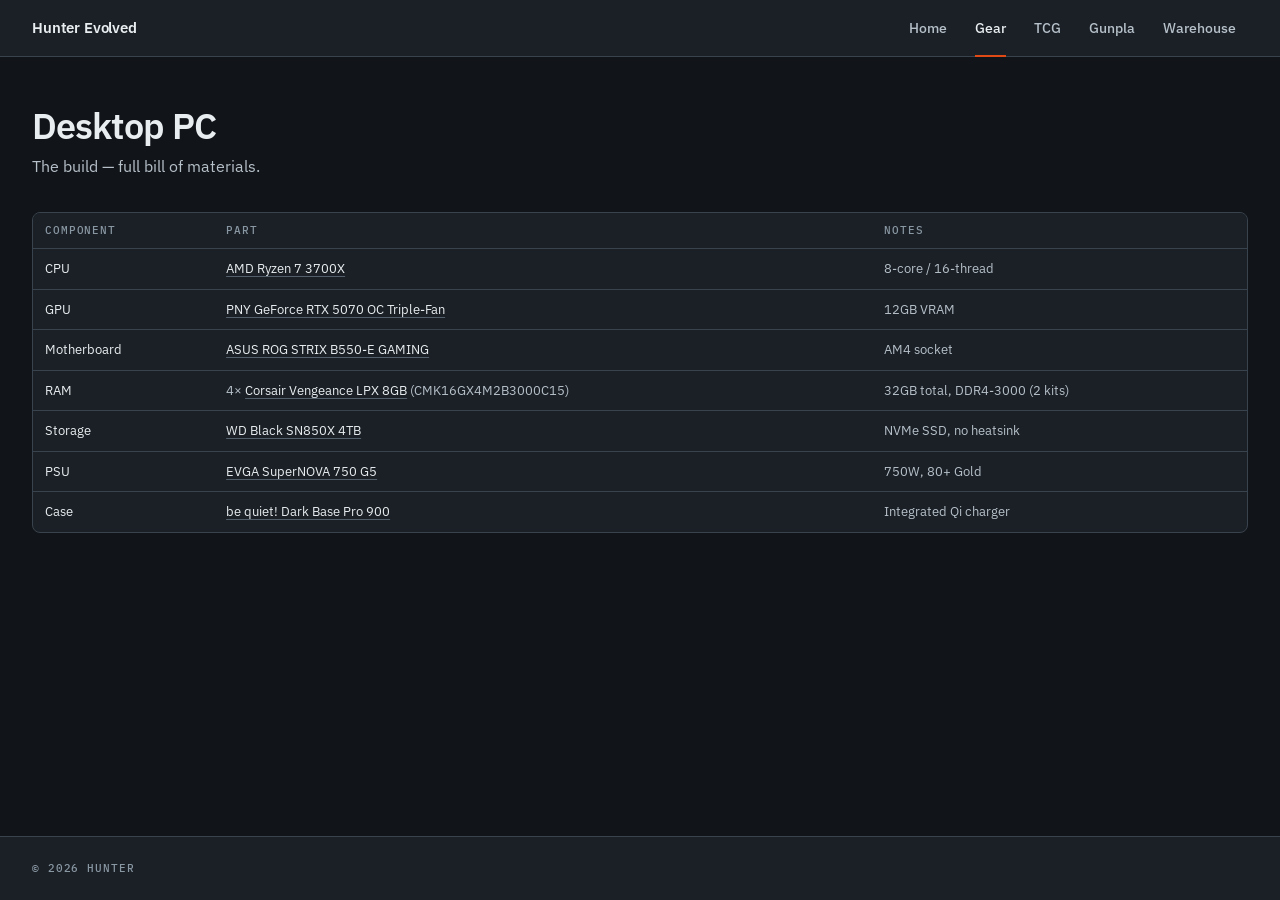
<file: gear/desktop-pc.html>
<!doctype html>
<html lang="en">
<head>
<meta charset="UTF-8">
<meta name="viewport" content="width=device-width, initial-scale=1.0">
<meta name="theme-color" content="#1B2026">
<title>Desktop PC — Hunter Evolved</title>
<link rel="icon" href="../images/favicon.svg" type="image/svg+xml">
<link rel="preconnect" href="https://fonts.googleapis.com">
<link rel="preconnect" href="https://fonts.gstatic.com" crossorigin>
<link rel="stylesheet" href="https://fonts.googleapis.com/css2?family=IBM+Plex+Mono:wght@400;500;600&family=IBM+Plex+Sans:wght@400;500;600;700&display=swap">
<link rel="stylesheet" href="../css/style.css">
</head>
<body>
<header class="site-header">
  <nav class="nav container">
    <a class="nav-brand" href="../index.html">Hunter Evolved</a>
    <button class="nav-toggle" id="navToggle" aria-label="Toggle navigation" aria-expanded="false">
      <span></span><span></span><span></span>
    </button>
    <ul class="nav-links" id="navLinks">
      <li><a href="../index.html">Home</a></li>
      <li><a href="index.html">Gear</a></li>
      <li><a href="../tcg.html">TCG</a></li>
      <li><a href="../gunpla.html">Gunpla</a></li>
      <li><a href="../warehouse.html">Warehouse</a></li>
    </ul>
  </nav>
</header>

<main class="page">
  <h1>Desktop PC</h1>
  <p class="page-intro">The build — full bill of materials.</p>

  <div class="table-scroll">
    <table class="data-table">
      <thead>
        <tr><th>Component</th><th>Part</th><th>Notes</th></tr>
      </thead>
      <tbody>
        <tr>
          <td>CPU</td>
          <td><a href="https://www.amazon.com/dp/B07SXMZLPK?tag=hunterevolved-20" target="_blank" rel="noopener sponsored">AMD Ryzen 7 3700X</a></td>
          <td>8-core / 16-thread</td>
        </tr>
        <tr>
          <td>GPU</td>
          <td><a href="https://www.amazon.com/dp/B0DYPFGL88?tag=hunterevolved-20" target="_blank" rel="noopener sponsored">PNY GeForce RTX 5070 OC Triple-Fan</a></td>
          <td>12GB VRAM</td>
        </tr>
        <tr>
          <td>Motherboard</td>
          <td><a href="https://www.amazon.com/dp/B088W4933P?tag=hunterevolved-20" target="_blank" rel="noopener sponsored">ASUS ROG STRIX B550-E GAMING</a></td>
          <td>AM4 socket</td>
        </tr>
        <tr>
          <td>RAM</td>
          <td>4&times; <a href="https://www.amazon.com/dp/B0134EW7G8?tag=hunterevolved-20" target="_blank" rel="noopener sponsored">Corsair Vengeance LPX 8GB</a> (CMK16GX4M2B3000C15)</td>
          <td>32GB total, DDR4-3000 (2 kits)</td>
        </tr>
        <tr>
          <td>Storage</td>
          <td><a href="https://www.amazon.com/dp/B0B7CQ2CHH?tag=hunterevolved-20" target="_blank" rel="noopener sponsored">WD Black SN850X 4TB</a></td>
          <td>NVMe SSD, no heatsink</td>
        </tr>
        <tr>
          <td>PSU</td>
          <td><a href="https://www.amazon.com/dp/B07WGQT8CC?tag=hunterevolved-20" target="_blank" rel="noopener sponsored">EVGA SuperNOVA 750 G5</a></td>
          <td>750W, 80+ Gold</td>
        </tr>
        <tr>
          <td>Case</td>
          <td><a href="https://www.amazon.com/dp/B07DW6XF3G?tag=hunterevolved-20" target="_blank" rel="noopener sponsored">be quiet! Dark Base Pro 900</a></td>
          <td>Integrated Qi charger</td>
        </tr>
      </tbody>
    </table>
  </div>
</main>

<footer class="site-footer">
  <div class="container">
    <p>&copy; <span id="year"></span> Hunter</p>
  </div>
</footer>

<script src="../js/main.js"></script>
</body>
</html>
</file>
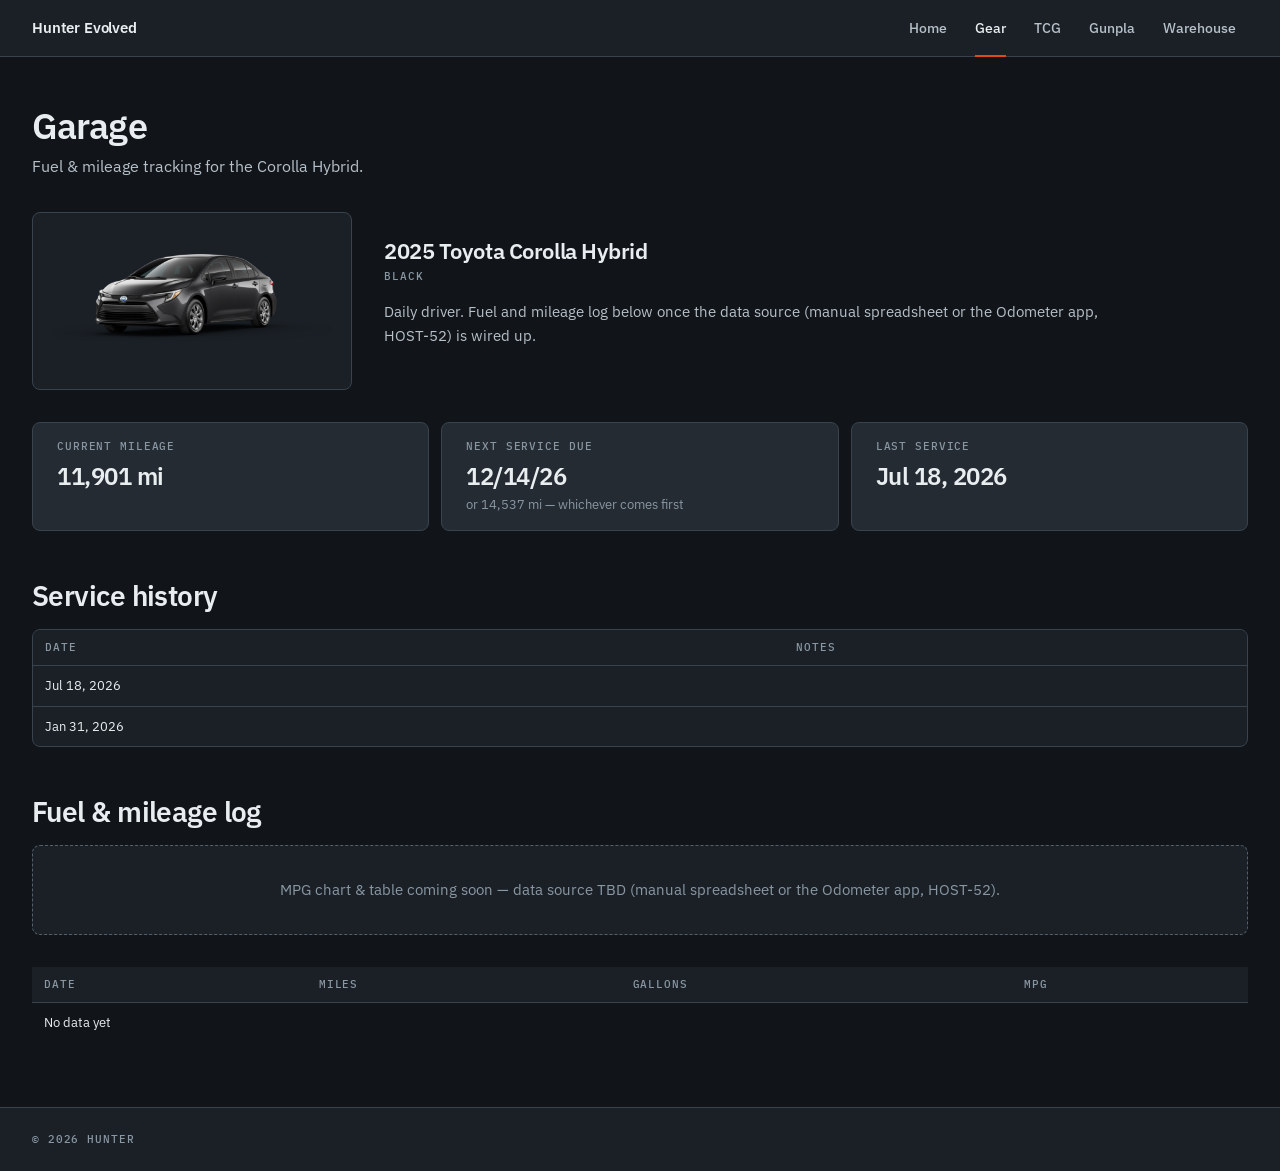
<file: gear/garage.html>
<!doctype html>
<html lang="en">
<head>
<meta charset="UTF-8">
<meta name="viewport" content="width=device-width, initial-scale=1.0">
<meta name="theme-color" content="#1B2026">
<title>Garage — Hunter Evolved</title>
<link rel="icon" href="../images/favicon.svg" type="image/svg+xml">
<link rel="preconnect" href="https://fonts.googleapis.com">
<link rel="preconnect" href="https://fonts.gstatic.com" crossorigin>
<link rel="stylesheet" href="https://fonts.googleapis.com/css2?family=IBM+Plex+Mono:wght@400;500;600&family=IBM+Plex+Sans:wght@400;500;600;700&display=swap">
<link rel="stylesheet" href="../css/style.css">
</head>
<body>
<header class="site-header">
  <nav class="nav container">
    <a class="nav-brand" href="../index.html">Hunter Evolved</a>
    <button class="nav-toggle" id="navToggle" aria-label="Toggle navigation" aria-expanded="false">
      <span></span><span></span><span></span>
    </button>
    <ul class="nav-links" id="navLinks">
      <li><a href="../index.html">Home</a></li>
      <li><a href="index.html">Gear</a></li>
      <li><a href="../tcg.html">TCG</a></li>
      <li><a href="../gunpla.html">Gunpla</a></li>
      <li><a href="../warehouse.html">Warehouse</a></li>
    </ul>
  </nav>
</header>

<main class="page">
  <h1>Garage</h1>
  <p class="page-intro">Fuel &amp; mileage tracking for the Corolla Hybrid.</p>

  <div class="vehicle">
    <figure class="vehicle-photo">
      <img src="../images/garage/corolla-hybrid.png" alt="A black 2025 Toyota Corolla Hybrid, three-quarter front view" width="480" height="265">
    </figure>
    <div class="vehicle-info">
      <h2>2025 Toyota Corolla Hybrid</h2>
      <p class="vehicle-trim">Black</p>
      <p>Daily driver. Fuel and mileage log below once the data source (manual spreadsheet or the Odometer app, HOST-52) is wired up.</p>
    </div>
  </div>

  <div class="stat-grid">
    <div class="stat">
      <span class="stat-label">Current Mileage</span>
      <span class="stat-value">11,901 mi</span>
    </div>
    <div class="stat">
      <span class="stat-label">Next Service Due</span>
      <span class="stat-value">12/14/26</span>
      <span class="stat-sub">or 14,537 mi — whichever comes first</span>
    </div>
    <div class="stat">
      <span class="stat-label">Last Service</span>
      <span class="stat-value">Jul 18, 2026</span>
    </div>
  </div>

  <h2>Service history</h2>
  <div class="table-scroll">
    <table class="data-table">
      <thead>
        <tr><th>Date</th><th>Notes</th></tr>
      </thead>
      <tbody>
        <tr><td>Jul 18, 2026</td><td></td></tr>
        <tr><td>Jan 31, 2026</td><td></td></tr>
      </tbody>
    </table>
  </div>

  <h2>Fuel &amp; mileage log</h2>
  <div class="coming-soon">
    MPG chart &amp; table coming soon — data source TBD (manual spreadsheet or the Odometer app, HOST-52).
  </div>

  <!-- TODO: replace with a real chart + this table once data source is wired up (HOST-53/54) -->
  <table class="data-table">
    <thead>
      <tr><th>Date</th><th>Miles</th><th>Gallons</th><th>MPG</th></tr>
    </thead>
    <tbody>
      <tr><td colspan="4">No data yet</td></tr>
    </tbody>
  </table>
</main>

<footer class="site-footer">
  <div class="container">
    <p>&copy; <span id="year"></span> Hunter</p>
  </div>
</footer>

<script src="../js/main.js"></script>
</body>
</html>
</file>
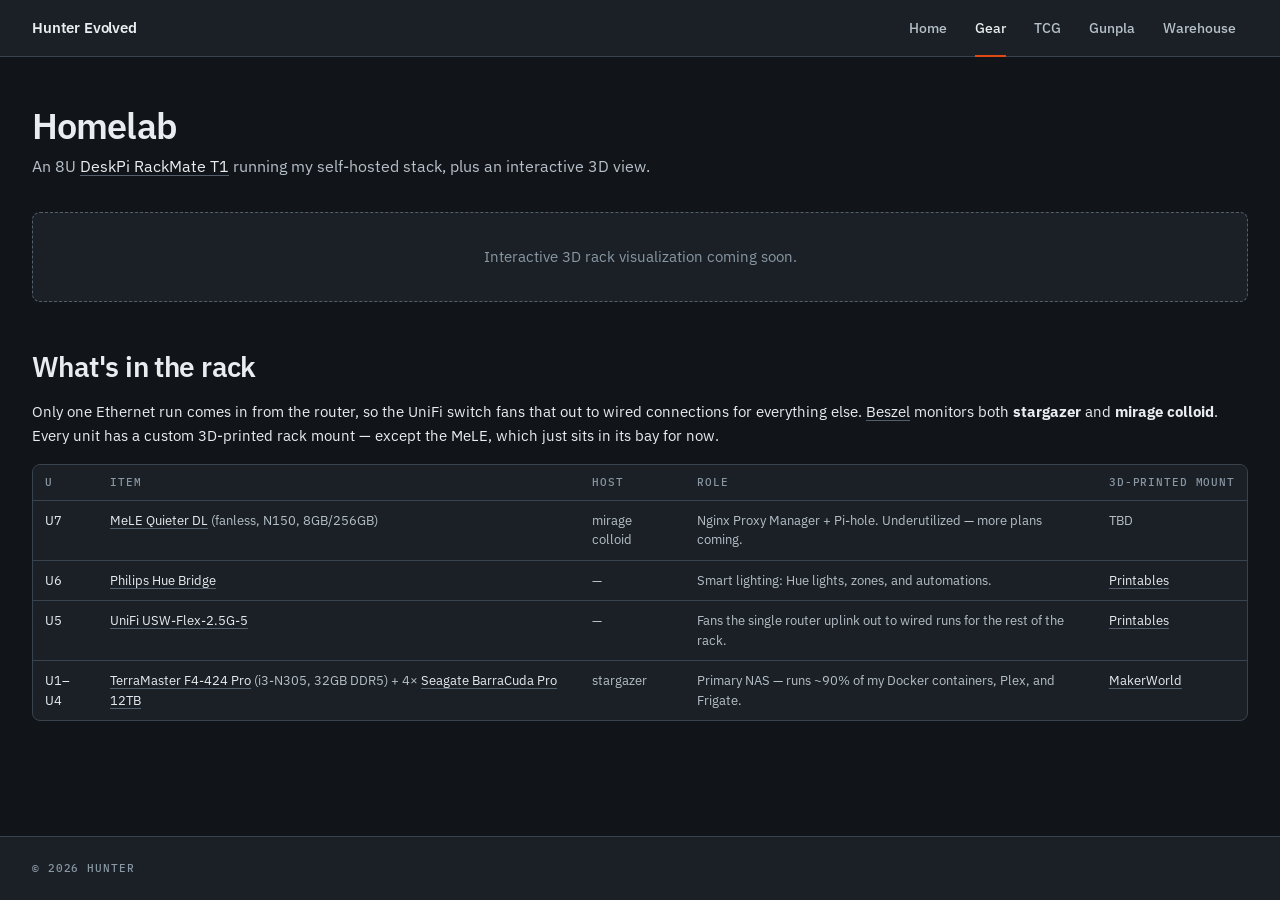
<file: gear/homelab.html>
<!doctype html>
<html lang="en">
<head>
<meta charset="UTF-8">
<meta name="viewport" content="width=device-width, initial-scale=1.0">
<meta name="theme-color" content="#1B2026">
<title>Homelab — Hunter Evolved</title>
<link rel="icon" href="../images/favicon.svg" type="image/svg+xml">
<link rel="preconnect" href="https://fonts.googleapis.com">
<link rel="preconnect" href="https://fonts.gstatic.com" crossorigin>
<link rel="stylesheet" href="https://fonts.googleapis.com/css2?family=IBM+Plex+Mono:wght@400;500;600&family=IBM+Plex+Sans:wght@400;500;600;700&display=swap">
<link rel="stylesheet" href="../css/style.css">
</head>
<body>
<header class="site-header">
  <nav class="nav container">
    <a class="nav-brand" href="../index.html">Hunter Evolved</a>
    <button class="nav-toggle" id="navToggle" aria-label="Toggle navigation" aria-expanded="false">
      <span></span><span></span><span></span>
    </button>
    <ul class="nav-links" id="navLinks">
      <li><a href="../index.html">Home</a></li>
      <li><a href="index.html">Gear</a></li>
      <li><a href="../tcg.html">TCG</a></li>
      <li><a href="../gunpla.html">Gunpla</a></li>
      <li><a href="../warehouse.html">Warehouse</a></li>
    </ul>
  </nav>
</header>

<main class="page">
  <h1>Homelab</h1>
  <p class="page-intro">An 8U <a href="https://amzn.to/4zD3Owd" target="_blank" rel="noopener sponsored">DeskPi RackMate T1</a> running my self-hosted stack, plus an interactive 3D view.</p>

  <!--
    TODO (HOST-65): mount the Three.js rack scene from HOST-63 into #rack-viewer.
    TODO (HOST-66): swap in a static-image fallback here for mobile/low-end devices.
  -->
  <div id="rack-viewer" class="coming-soon">
    Interactive 3D rack visualization coming soon.
  </div>

  <section>
    <h2>What's in the rack</h2>
    <p>Only one Ethernet run comes in from the router, so the UniFi switch fans that out to wired connections for everything else. <a href="https://beszel.dev/" target="_blank" rel="noopener">Beszel</a> monitors both <strong>stargazer</strong> and <strong>mirage colloid</strong>. Every unit has a custom 3D-printed rack mount — except the MeLE, which just sits in its bay for now.</p>

    <div class="table-scroll">
      <table class="data-table">
        <thead>
          <tr><th>U</th><th>Item</th><th>Host</th><th>Role</th><th>3D-Printed Mount</th></tr>
        </thead>
        <tbody>
          <tr>
            <td>U7</td>
            <td><a href="https://amzn.to/4iA2cgq" target="_blank" rel="noopener sponsored">MeLE Quieter DL</a> (fanless, N150, 8GB/256GB)</td>
            <td>mirage colloid</td>
            <td>Nginx Proxy Manager + Pi-hole. Underutilized — more plans coming.</td>
            <td>TBD</td>
          </tr>
          <tr>
            <td>U6</td>
            <td><a href="https://amzn.to/4xluaRF" target="_blank" rel="noopener sponsored">Philips Hue Bridge</a></td>
            <td>—</td>
            <td>Smart lighting: Hue lights, zones, and automations.</td>
            <td><a href="https://www.printables.com/model/1314846-philips-hue-bridge-10-inch-rack-mount/files" target="_blank" rel="noopener">Printables</a></td>
          </tr>
          <tr>
            <td>U5</td>
            <td><a href="https://amzn.to/4cdJuaB" target="_blank" rel="noopener sponsored">UniFi USW-Flex-2.5G-5</a></td>
            <td>—</td>
            <td>Fans the single router uplink out to wired runs for the rest of the rack.</td>
            <td><a href="https://www.printables.com/model/1017871-ubiquiti-unifi-usw-flex-mini-10-inch-rack-mount" target="_blank" rel="noopener">Printables</a></td>
          </tr>
          <tr>
            <td>U1&ndash;U4</td>
            <td><a href="https://amzn.to/4xnPcPP" target="_blank" rel="noopener sponsored">TerraMaster F4-424 Pro</a> (i3-N305, 32GB DDR5) + 4&times; <a href="https://amzn.to/4xnAGHR" target="_blank" rel="noopener sponsored">Seagate BarraCuda Pro 12TB</a></td>
            <td>stargazer</td>
            <td>Primary NAS — runs ~90% of my Docker containers, Plex, and Frigate.</td>
            <td><a href="https://makerworld.com/en/models/1645107-10-inch-rack-mount-for-terramaster-d4-320-das#profileId-1738722" target="_blank" rel="noopener">MakerWorld</a></td>
          </tr>
        </tbody>
      </table>
    </div>
  </section>
</main>

<footer class="site-footer">
  <div class="container">
    <p>&copy; <span id="year"></span> Hunter</p>
  </div>
</footer>

<script src="../js/main.js"></script>
</body>
</html>
</file>
<file: css/style.css>
/* ==========================================================================
   hunterevolved.com — design system
   Technical industrial / precision engineering. Dark graphite surfaces,
   IBM Plex Sans + Mono, a single orange accent reserved for primary
   actions, active and selected states.

   Sections
     1. Tokens
     2. Base & typography
     3. Layout (container, page, header/nav, footer)
     4. Shared components (buttons, cards, badges, stats, tables, forms,
        tabs, empty states, focus)
     5. Home
     6. Gear (garage)
     7. TCG
     8. Warehouse
     9. Gunpla
    10. Utilities & motion
   ========================================================================== */

/* 1. Tokens ---------------------------------------------------------------- */
:root {
  color-scheme: dark;

  /* colour */
  --color-bg: #111418;
  --color-surface: #242B32;
  --color-surface-elevated: #2C343D;
  --color-surface-hover: #333C46;  /* elevated surface, hovered */
  --color-surface-subtle: #1B2026;
  --color-text: #E8EDF0;
  --color-text-secondary: #B6C0C9;
  --color-text-muted: #8997A3;
  --color-text-disabled: #66727D;
  --color-border: #39434D;
  --color-border-strong: #53606B;
  --color-accent: #E14A15;
  --color-accent-hover: #F05A24;
  --color-accent-pressed: #B93A10;
  --color-accent-subtle: #351F1A;
  --color-accent-subtle-border: #874028;
  --color-on-accent: #FFFFFF;
  --color-success: #48A887;
  --color-warning: #E0AA4A;
  --color-error: #DD6666;
  --color-info: #66A7CE;
  /* tinted fills for semantic states (derived from the colours above) */
  --color-success-subtle: rgba(72, 168, 135, .12);
  --color-warning-subtle: rgba(224, 170, 74, .12);
  --color-error-subtle: rgba(221, 102, 102, .12);
  --color-info-subtle: rgba(102, 167, 206, .12);
  --color-hover: rgba(232, 237, 240, .04);
  /* physical-object colours for the drawn maps (they depict real things) */
  --color-object-dewalt: #FEBD17;     /* DEWALT ToughSystem lid */
  --color-object-dewalt-ink: #1A1203;
  --color-object-bag: #C62828;        /* red soft drill bag */
  --color-object-alu: #C9CED2;        /* IKEA Detolf aluminium frame */
  --color-object-alu-hi: #E3E6E8;
  --color-object-alu-ink: #1B1F22;
  --color-object-wood: #9A7650;       /* wood shelves / sill */
  --color-object-spec-art: #DDE2E6;   /* light mat behind wiki suit art */
  --color-object-wood-hi: #B08A60;
  --color-object-wood-ink: #1D1206;
  --color-scrim: 17, 20, 24; /* --color-bg as RGB, for image scrims */
  --focus-ring: 0 0 0 2px var(--color-bg), 0 0 0 4px var(--color-accent);

  /* type */
  --font-sans: "IBM Plex Sans", system-ui, sans-serif;
  --font-mono: "IBM Plex Mono", ui-monospace, monospace;
  --text-display: 600 48px/1.1 var(--font-sans);
  --text-h1: 600 36px/1.15 var(--font-sans);
  --text-h2: 600 28px/1.2 var(--font-sans);
  --text-h3: 600 22px/1.25 var(--font-sans);
  --text-h4: 600 18px/1.35 var(--font-sans);
  --text-body: 400 15px/1.6 var(--font-sans);
  --text-small: 400 13px/1.5 var(--font-sans);
  --text-micro: 500 11px/1.4 var(--font-mono);

  /* space (4px base) */
  --space-1: 4px;
  --space-2: 8px;
  --space-3: 12px;
  --space-4: 16px;
  --space-5: 24px;
  --space-6: 32px;
  --space-7: 48px;
  --space-8: 64px;

  /* layout */
  --max-width: 1280px;
  --reading-width: 720px;
  --gutter: 32px;
  --header-h: 56px;

  /* radius */
  --radius-sm: 4px;   /* badges, tags */
  --radius-md: 6px;   /* inputs, buttons */
  --radius-lg: 8px;   /* cards */
  --radius-xl: 10px;  /* modals */

  /* control sizes */
  --control-h: 40px;
  --control-h-sm: 32px;

  /* motion */
  --ease: cubic-bezier(.2, .7, .3, 1);
  --dur: 150ms;
}
@media (max-width: 1024px) { :root { --gutter: 24px; } }
@media (max-width: 640px)  { :root { --gutter: 16px; } }

/* 2. Base & typography ----------------------------------------------------- */
*, *::before, *::after { box-sizing: border-box; }
html { scroll-behavior: smooth; -webkit-text-size-adjust: 100%; }
body {
  margin: 0;
  font: var(--text-body);
  background: var(--color-bg);
  color: var(--color-text);
  -webkit-font-smoothing: antialiased;
  text-rendering: optimizeLegibility;
  /* keep the footer at the bottom on short pages */
  min-height: 100vh;
  display: flex;
  flex-direction: column;
}
body > main { flex: 1 0 auto; width: 100%; }
h1, h2, h3, h4 { color: var(--color-text); margin: 0; }
h1 { font: var(--text-h1); letter-spacing: -0.025em; }
h2 { font: var(--text-h2); letter-spacing: -0.02em; }
h3 { font: var(--text-h3); }
h4 { font: var(--text-h4); }
p { margin: 0 0 var(--space-4); }
small { font: var(--text-small); }
img { max-width: 100%; }
figure { margin: 0; }
code, kbd, samp { font-family: var(--font-mono); font-size: .92em; }
::selection { background: var(--color-accent-subtle); color: var(--color-text); }
a { color: inherit; }
@media (max-width: 640px) {
  h1 { font-size: 28px; }
  h2 { font-size: 22px; }
  h3 { font-size: 18px; }
}

/* Small uppercase technical label (section labels, table headers, stat labels) */
.label, .micro {
  font: var(--text-micro);
  letter-spacing: .08em;
  text-transform: uppercase;
  color: var(--color-text-muted);
}

/* 3. Layout ---------------------------------------------------------------- */
.container { max-width: var(--max-width); margin: 0 auto; padding: 0 var(--gutter); }

/* Header / nav */
.site-header {
  position: sticky;
  top: 0;
  z-index: 10;
  background: var(--color-surface-subtle);
  border-bottom: 1px solid var(--color-border);
}
.nav { display: flex; align-items: stretch; justify-content: space-between; height: var(--header-h); position: relative; }
.nav-brand {
  display: inline-flex; align-items: center;
  color: var(--color-text); font-weight: 600; font-size: 15px; letter-spacing: -0.01em; text-decoration: none;
}
.nav-links { display: flex; align-items: stretch; gap: var(--space-1); list-style: none; margin: 0; padding: 0; }
.nav-links li { display: flex; }
.nav-links a {
  position: relative; display: flex; align-items: center; padding: 0 var(--space-3);
  color: var(--color-text-secondary); text-decoration: none; font-size: 14px; font-weight: 500;
  transition: color var(--dur) var(--ease), background var(--dur) var(--ease);
}
.nav-links a:hover { color: var(--color-text); background: var(--color-hover); }
.nav-links a[aria-current="page"] { color: var(--color-text); }
/* Narrow orange indicator on the current item, sitting on the header's bottom edge */
.nav-links a[aria-current="page"]::after {
  content: ""; position: absolute; left: var(--space-3); right: var(--space-3); bottom: -1px; height: 2px;
  background: var(--color-accent);
}
.nav-toggle {
  display: none; align-self: center; flex-direction: column; justify-content: center; gap: 4px;
  width: var(--control-h); height: var(--control-h); padding: 0 10px; margin-right: -10px;
  background: none; border: 1px solid transparent; border-radius: var(--radius-md); cursor: pointer;
}
.nav-toggle:hover { background: var(--color-hover); }
.nav-toggle span { display: block; width: 18px; height: 2px; background: var(--color-text-secondary); border-radius: 1px; }
@media (max-width: 720px) {
  .nav-toggle { display: flex; }
  .nav-links {
    display: none; position: absolute; top: 100%; left: 0; right: 0;
    flex-direction: column; gap: 0; padding: var(--space-2) 0;
    background: var(--color-surface-subtle); border-bottom: 1px solid var(--color-border);
  }
  .nav-links.open { display: flex; }
  .nav-links a { flex: 1; height: 44px; padding: 0 var(--gutter); }
  .nav-links a[aria-current="page"] { background: var(--color-accent-subtle); }
  .nav-links a[aria-current="page"]::after { left: 0; right: auto; top: 8px; bottom: 8px; width: 2px; height: auto; }
}

/* Generic page */
.page { max-width: var(--max-width); margin: 0 auto; padding: var(--space-7) var(--gutter) var(--space-8); }
.page > h1 { margin-bottom: var(--space-2); }
.page h2 { margin: var(--space-7) 0 var(--space-4); }
.page-intro {
  max-width: var(--reading-width); margin-bottom: var(--space-6);
  color: var(--color-text-secondary); font-size: 16px; line-height: 1.6;
}
/* Inline links in prose and tables: neutral text with an underline that turns orange on hover */
.page-intro a, .page p a, .data-table a, .hero-blurb a {
  color: var(--color-text);
  text-decoration: underline;
  text-decoration-color: var(--color-border-strong);
  text-decoration-thickness: 1px;
  text-underline-offset: 3px;
  transition: text-decoration-color var(--dur) var(--ease);
}
.page-intro a:hover, .page p a:hover, .data-table a:hover, .hero-blurb a:hover { text-decoration-color: var(--color-accent); }
@media (max-width: 640px) { .page { padding-top: var(--space-6); padding-bottom: var(--space-7); } }

/* Footer */
.site-footer {
  border-top: 1px solid var(--color-border);
  background: var(--color-surface-subtle);
  padding: var(--space-5) 0;
  color: var(--color-text-muted);
  font: var(--text-micro); letter-spacing: .08em; text-transform: uppercase;
}
.site-footer p { margin: 0; }

/* 4. Shared components ----------------------------------------------------- */

/* Focus: one consistent, clearly visible ring */
:focus-visible { outline: none; box-shadow: var(--focus-ring); }
a:focus-visible { border-radius: 2px; }

/* Buttons */
.btn {
  display: inline-flex; align-items: center; justify-content: center; gap: var(--space-2);
  height: var(--control-h); padding: 0 var(--space-4);
  border: 1px solid transparent; border-radius: var(--radius-md);
  font: 500 14px/1 var(--font-sans); text-decoration: none; white-space: nowrap; cursor: pointer;
  transition: background var(--dur) var(--ease), border-color var(--dur) var(--ease), color var(--dur) var(--ease);
}
.btn svg { width: 18px; height: 18px; flex: none; }
.btn-primary { background: var(--color-accent); color: var(--color-on-accent); }
.btn-primary:hover { background: var(--color-accent-hover); }
.btn-primary:active { background: var(--color-accent-pressed); }
.btn-secondary { background: transparent; color: var(--color-text); border-color: var(--color-border-strong); }
.btn-secondary:hover { background: var(--color-hover); border-color: var(--color-text-muted); }
.btn-secondary:active { background: var(--color-surface); }
.btn-tertiary { background: none; color: var(--color-text-secondary); }
.btn-tertiary:hover { background: var(--color-hover); color: var(--color-text); }
.btn-danger { background: transparent; color: var(--color-error); border-color: var(--color-error); }
.btn-danger:hover { background: var(--color-error-subtle); }
.btn:disabled, .btn[aria-disabled="true"] { color: var(--color-text-disabled); border-color: var(--color-border); background: transparent; cursor: not-allowed; }
.btn-sm { height: var(--control-h-sm); padding: 0 var(--space-3); font-size: 13px; }

/* Cards */
.card-grid { display: grid; grid-template-columns: repeat(auto-fill, minmax(280px, 1fr)); gap: var(--space-4); }
.card {
  position: relative;
  isolation: isolate;
  display: block;
  padding: var(--space-5);
  background: var(--color-surface);
  border: 1px solid var(--color-border);
  border-radius: var(--radius-lg);
  color: inherit;
  text-decoration: none;
  transition: border-color var(--dur) var(--ease), background var(--dur) var(--ease);
}
/* Optional per-card art (inline --card-art: url(...)), under a scrim so text
   stays legible; sits behind the content via isolation + negative z-index. */
.card::before {
  content: "";
  position: absolute; inset: 0; z-index: -1;
  border-radius: inherit;
  background-image:
    linear-gradient(180deg, rgba(var(--color-scrim), .62) 0%, rgba(var(--color-scrim), .9) 60%, rgba(var(--color-scrim), .96) 100%),
    var(--card-art, none);
  background-size: cover;
  background-position: center;
  opacity: 0;
}
.card[style*="--card-art"]::before { opacity: 1; }
a.card:hover { border-color: var(--color-border-strong); background: var(--color-surface-elevated); }
a.card:hover::before { filter: brightness(1.12); }
.card h3 { font: var(--text-h4); margin: 0 0 var(--space-2); }
.card p { color: var(--color-text-secondary); font-size: 14px; margin-bottom: 0; }
.card .meta, .meta { color: var(--color-text-muted); font: var(--text-small); margin-bottom: var(--space-2); }

/* Badges: small technical labels */
.badge {
  display: inline-flex; align-items: center; gap: var(--space-1);
  margin-top: var(--space-3); padding: 2px 6px;
  font: var(--text-micro); letter-spacing: .08em; text-transform: uppercase;
  color: var(--color-text-secondary);
  background: var(--color-surface-subtle);
  border: 1px solid var(--color-border-strong);
  border-radius: var(--radius-sm);
}

/* Empty / placeholder states */
.coming-soon {
  margin-bottom: var(--space-6); padding: var(--space-6) var(--space-5);
  background: var(--color-surface-subtle);
  border: 1px dashed var(--color-border-strong);
  border-radius: var(--radius-lg);
  color: var(--color-text-muted); text-align: center;
}

/* Stat tiles */
.stat-grid { display: grid; grid-template-columns: repeat(auto-fit, minmax(170px, 1fr)); gap: var(--space-3); margin-bottom: var(--space-6); }
.stat {
  display: block;
  padding: var(--space-4) var(--space-5);
  background: var(--color-surface);
  border: 1px solid var(--color-border);
  border-radius: var(--radius-lg);
}
.stat-label { display: block; font: var(--text-micro); letter-spacing: .08em; text-transform: uppercase; color: var(--color-text-muted); }
.stat-value {
  display: block; margin-top: var(--space-2);
  font: 600 24px/1.2 var(--font-sans); letter-spacing: -0.02em; font-variant-numeric: tabular-nums;
  color: var(--color-text);
}
.stat-sub { display: block; margin-top: var(--space-1); font: var(--text-small); color: var(--color-text-muted); }
/* Clickable stat tiles (Warehouse attention tile, Gunpla grade tiles) */
button.stat, .wh-stat-toggle, button.gp-stat {
  width: 100%; font: inherit; color: inherit; text-align: left; cursor: pointer;
  transition: border-color var(--dur) var(--ease), background var(--dur) var(--ease);
}
button.stat:hover, .wh-stat-toggle:not(:disabled):hover, button.gp-stat:hover { border-color: var(--color-border-strong); background: var(--color-surface-elevated); }
.wh-stat-toggle:disabled { cursor: default; }
.wh-stat-toggle.active, button.gp-stat.active {
  border-color: var(--color-accent-subtle-border);
  background: var(--color-accent-subtle);
  box-shadow: inset 2px 0 0 var(--color-accent);
}
.wh-stat-toggle.alert .stat-value { color: var(--color-warning); }

/* Data tables */
.table-scroll { overflow-x: auto; margin-top: var(--space-4); border: 1px solid var(--color-border); border-radius: var(--radius-lg); background: var(--color-surface-subtle); }
.data-table { width: 100%; border-collapse: collapse; margin-top: var(--space-4); font: var(--text-small); font-variant-numeric: tabular-nums; }
.table-scroll .data-table { margin-top: 0; }
.data-table th, .data-table td { padding: 10px var(--space-3); text-align: left; vertical-align: top; border-bottom: 1px solid var(--color-border); }
.data-table th {
  font: var(--text-micro); letter-spacing: .08em; text-transform: uppercase;
  color: var(--color-text-muted); background: var(--color-surface-subtle); white-space: nowrap;
}
.data-table td { color: var(--color-text-secondary); }
.data-table tbody tr { transition: background var(--dur) var(--ease); }
.data-table tbody tr:hover td { background: var(--color-hover); }
.data-table tbody tr:last-child td { border-bottom: none; }
.data-table td:first-child { color: var(--color-text); }

/* Form controls */
.wh-input, select, input[type="text"], input[type="search"], input[type="number"], input[type="url"], input[type="date"], textarea {
  min-width: 0;
  height: var(--control-h);
  padding: 0 var(--space-3);
  font: 400 14px/1.4 var(--font-sans);
  color: var(--color-text);
  background-color: var(--color-surface-subtle);
  border: 1px solid var(--color-border);
  border-radius: var(--radius-md);
  transition: border-color var(--dur) var(--ease), box-shadow var(--dur) var(--ease);
}
textarea { height: auto; min-height: 88px; padding: var(--space-2) var(--space-3); resize: vertical; }
select, select.wh-input {
  appearance: none; -webkit-appearance: none; cursor: pointer; padding-right: 32px;
  background-image: url("data:image/svg+xml,%3Csvg xmlns='http://www.w3.org/2000/svg' width='16' height='16' viewBox='0 0 24 24' fill='none' stroke='%238997A3' stroke-width='2' stroke-linecap='round' stroke-linejoin='round'%3E%3Cpath d='m6 9 6 6 6-6'/%3E%3C/svg%3E");
  background-repeat: no-repeat; background-position: right 10px center;
}
.wh-input::placeholder, input::placeholder, textarea::placeholder { color: var(--color-text-muted); }
.wh-input:hover, select:hover, input:hover, textarea:hover { border-color: var(--color-border-strong); }
.wh-input:focus, select:focus, input:focus, textarea:focus { outline: none; border-color: var(--color-accent); box-shadow: 0 0 0 3px var(--color-accent-subtle); }
.wh-input[aria-invalid="true"], input:user-invalid, select:user-invalid, textarea:user-invalid { border-color: var(--color-error); }
input[type="checkbox"], input[type="radio"] { width: 16px; height: 16px; margin: 0; accent-color: var(--color-accent); cursor: pointer; }
input[type="search"]::-webkit-search-cancel-button { filter: grayscale(1) brightness(1.4); }

/* Tabs (Warehouse sections, Gunpla built/backlog) */
.wh-tabs { display: flex; gap: var(--space-1); margin-bottom: var(--space-5); border-bottom: 1px solid var(--color-border); overflow-x: auto; }
.wh-tab {
  position: relative; display: inline-flex; align-items: center; gap: var(--space-2);
  height: var(--control-h); padding: 0 var(--space-4); margin-bottom: -1px;
  font: 500 14px/1 var(--font-sans); color: var(--color-text-secondary);
  background: none; border: none; border-bottom: 2px solid transparent; cursor: pointer;
  transition: color var(--dur) var(--ease), border-color var(--dur) var(--ease), background var(--dur) var(--ease);
}
.wh-tab:hover { color: var(--color-text); background: var(--color-hover); }
.wh-tab[aria-selected="true"] { color: var(--color-text); border-bottom-color: var(--color-accent); }

/* 5. Home ------------------------------------------------------------------ */
.hero {
  position: relative;
  padding: var(--space-8) 0;
  border-bottom: 1px solid var(--color-border);
  /* fine engineering grid, faded toward the bottom-left */
  background:
    linear-gradient(90deg, var(--color-bg) 0%, transparent 30%, transparent 100%),
    repeating-linear-gradient(0deg, transparent 0 31px, rgba(83, 96, 107, .22) 31px 32px),
    repeating-linear-gradient(90deg, transparent 0 31px, rgba(83, 96, 107, .22) 31px 32px),
    var(--color-bg);
}
.hero-inner { max-width: var(--max-width); margin: 0 auto; padding: 0 var(--gutter); }
.hero h1 { font: var(--text-display); letter-spacing: -0.035em; margin: 0 0 var(--space-3); color: var(--color-text); }
.hero .hero-tagline {
  margin: 0 0 var(--space-4);
  font: var(--text-micro); font-size: 12px; letter-spacing: .1em; text-transform: uppercase;
  color: var(--color-text-secondary);
}
.hero .hero-tagline::before { content: "// "; color: var(--color-accent); }
.hero-blurb { max-width: var(--reading-width); margin-bottom: var(--space-6); font-size: 17px; color: var(--color-text-secondary); }
.hero-actions { display: flex; flex-wrap: wrap; gap: var(--space-3); }
@media (max-width: 640px) {
  .hero { padding: var(--space-7) 0; }
  .hero h1 { font-size: 36px; }
  .hero-blurb { font-size: 15px; }
}

/* 6. Gear: garage vehicle profile ------------------------------------------ */
.vehicle { display: flex; align-items: center; gap: var(--space-6); margin-bottom: var(--space-6); }
.vehicle-photo {
  flex: 0 0 320px; overflow: hidden;
  background: var(--color-surface-subtle);
  border: 1px solid var(--color-border);
  border-radius: var(--radius-lg);
}
.vehicle-photo img { display: block; width: 100%; height: auto; }
.vehicle-photo-caption {
  padding: var(--space-2) var(--space-3); border-top: 1px solid var(--color-border);
  font: var(--text-micro); letter-spacing: .08em; text-transform: uppercase; color: var(--color-text-muted); text-align: center;
}
.vehicle-info { flex: 1 1 260px; max-width: var(--reading-width); }
.page .vehicle-info h2 { margin: 0 0 var(--space-1); font: var(--text-h3); }
.vehicle-info .vehicle-trim { margin: 0 0 var(--space-4); font: var(--text-micro); letter-spacing: .08em; text-transform: uppercase; color: var(--color-text-muted); }
.vehicle-info p { color: var(--color-text-secondary); }
@media (max-width: 640px) {
  .vehicle { flex-direction: column; align-items: stretch; gap: var(--space-4); }
  .vehicle-photo { flex-basis: auto; }
}

/* 7. TCG ------------------------------------------------------------------- */
.mana { display: inline-flex; align-items: center; gap: 3px; margin-left: var(--space-1); vertical-align: -3px; }
.mana img { display: block; width: 15px; height: 15px; }

/* 8. Warehouse ------------------------------------------------------------- */
/* Toolbar */
/* Search grows to fill the row; controls pack to the right (also when tab-specific ones are hidden) */
.wh-toolbar { display: flex; flex-wrap: wrap; align-items: center; justify-content: flex-end; gap: var(--space-2); margin-bottom: var(--space-4); }
.wh-search { flex: 1 1 240px; }
.wh-check { display: inline-flex; align-items: center; gap: var(--space-2); height: var(--control-h); color: var(--color-text-secondary); font-size: 14px; cursor: pointer; }
.wh-btn { font-family: var(--font-sans); }
button.btn-primary { border: 1px solid transparent; }
.wh-icon-btn { width: var(--control-h); padding: 0; color: var(--color-text-secondary); }
.wh-icon-btn:hover { color: var(--color-text); }
.wh-icon-btn.done { color: var(--color-success); border-color: var(--color-success); }
@media (max-width: 640px) {
  .wh-toolbar select { flex: 1 1 45%; }
}

/* Banners (draft / stale / notice) */
.wh-banner {
  display: flex; flex-wrap: wrap; align-items: center; justify-content: space-between; gap: var(--space-3);
  margin-bottom: var(--space-4); padding: var(--space-3) var(--space-4);
  color: var(--color-text); font-size: 14px;
  background: var(--color-accent-subtle);
  border: 1px solid var(--color-accent-subtle-border);
  border-left: 3px solid var(--color-accent);
  border-radius: var(--radius-md);
}
.wh-banner[hidden], .wh-form[hidden], .wh-btn[hidden] { display: none; }
.wh-banner-actions { display: flex; flex-wrap: wrap; gap: var(--space-2); }
.wh-banner.stale { background: var(--color-error-subtle); border-color: var(--color-error); }
.wh-notice { background: var(--color-success-subtle); border-color: var(--color-success); border-left-color: var(--color-success); }
.wh-notice.error { background: var(--color-error-subtle); border-color: var(--color-error); }

/* Pending change list */
.wh-changes {
  display: grid; gap: var(--space-1); flex-basis: 100%; max-height: 16rem; overflow-y: auto;
  margin: 0; padding: var(--space-2) 0 0; list-style: none;
  border-top: 1px solid var(--color-border); font: var(--text-small);
}
.wh-changes[hidden] { display: none; }
.wh-changes li { position: relative; padding-left: 18px; color: var(--color-text-secondary); overflow-wrap: anywhere; }
.wh-changes li::before { position: absolute; left: 0; font-family: var(--font-mono); font-weight: 600; }
.wh-changes .wh-chg-move::before { content: "\2192"; color: var(--color-info); }
.wh-changes .wh-chg-edit::before { content: "~"; color: var(--color-warning); }
.wh-changes .wh-chg-add::before { content: "+"; color: var(--color-success); }
.wh-changes .wh-chg-del::before { content: "\2212"; color: var(--color-error); }
.wh-moves li { padding-left: 0; }
.wh-moves li::before { content: none; }
.wh-moves label { display: flex; align-items: baseline; gap: var(--space-2); cursor: pointer; }
.wh-moves strong { color: var(--color-text); font-weight: 600; }
.wh-moves small { display: block; color: var(--color-text-muted); }
main.page:not(.wh-view-tool) .wh-tools-only { display: none !important; }

/* Add / edit form */
.wh-form {
  margin-bottom: var(--space-4); padding: var(--space-5);
  background: var(--color-surface); border: 1px solid var(--color-border); border-radius: var(--radius-lg);
}
.page .wh-form h2 { margin: 0 0 var(--space-4); font: var(--text-h4); }
.wh-form-grid { display: grid; grid-template-columns: repeat(auto-fit, minmax(200px, 1fr)); gap: var(--space-3) var(--space-4); }
.wh-form-grid label { display: flex; flex-direction: column; gap: 6px; font: 500 13px/1.4 var(--font-sans); color: var(--color-text-secondary); }
.wh-form-grid label[hidden] { display: none; }
.wh-form-grid .wh-input { width: 100%; }
.wh-form-wide { grid-column: 1 / -1; }
.wh-form-actions { display: flex; flex-wrap: wrap; gap: var(--space-2); margin-top: var(--space-5); padding-top: var(--space-4); border-top: 1px solid var(--color-border); }
.wh-form-grid label.wh-check-field { flex-direction: row; align-items: center; align-self: end; gap: var(--space-2); height: var(--control-h); font-size: 14px; }

/* Inventory table */
.wh-sort {
  padding: 0; background: none; border: none; cursor: pointer;
  font: inherit; color: inherit; text-transform: inherit; letter-spacing: inherit;
  transition: color var(--dur) var(--ease);
}
.wh-sort:hover { color: var(--color-text); }
.wh-sort.active { color: var(--color-text); }
.wh-sort[data-dir="asc"]::after { content: " \2191"; color: var(--color-accent); }
.wh-sort[data-dir="desc"]::after { content: " \2193"; color: var(--color-accent); }
.wh-table .wh-num { text-align: right; white-space: nowrap; font-family: var(--font-mono); }
.data-table th.wh-num { font-family: var(--font-mono); }
.wh-table .wh-name { color: var(--color-text); font-weight: 500; }
.wh-table tr.wh-editing td { background: var(--color-accent-subtle); }
.wh-table tr.wh-editing td:first-child { box-shadow: inset 2px 0 0 var(--color-accent); }
.wh-table tr.wh-hot td { background: var(--color-info-subtle); }
.wh-low, .wh-tag {
  display: inline-block; margin-left: 6px; padding: 0 5px; vertical-align: 1px;
  font: var(--text-micro); font-size: 10px; letter-spacing: .08em; text-transform: uppercase;
  border: 1px solid currentColor; border-radius: var(--radius-sm);
}
.wh-low { color: var(--color-warning); background: var(--color-warning-subtle); }
.wh-tag { color: var(--color-info); background: var(--color-info-subtle); }
.wh-fix { margin-left: 6px; font-size: 13px; white-space: nowrap; color: var(--color-text); text-decoration: underline; text-decoration-color: var(--color-accent); text-underline-offset: 3px; }
.wh-row-actions { white-space: nowrap; text-align: right; }
.wh-icon, .wh-link {
  font: 500 13px/1 var(--font-sans); color: var(--color-text-secondary);
  background: none; border: 1px solid var(--color-border); border-radius: var(--radius-md); cursor: pointer;
  transition: color var(--dur) var(--ease), border-color var(--dur) var(--ease), background var(--dur) var(--ease);
}
.wh-icon { width: 30px; height: 30px; margin-right: var(--space-1); }
.wh-link { height: 30px; padding: 0 var(--space-2); margin-left: var(--space-1); }
.wh-icon:hover, .wh-link:hover { color: var(--color-text); border-color: var(--color-border-strong); background: var(--color-hover); }
.wh-empty { padding: var(--space-6) 0; color: var(--color-text-muted); text-align: center; }
.wh-muted { color: var(--color-text-muted); font: var(--text-small); }
.wh-chip {
  display: inline-block; margin: 2px 0; padding: 0 6px;
  color: var(--color-text); background: var(--color-surface-subtle);
  border: 1px solid var(--color-border); border-radius: var(--radius-sm); font: var(--text-small);
}
.wh-spot {
  margin-left: var(--space-1); padding: 0 4px;
  font: var(--text-micro); color: var(--color-text-secondary);
  border: 1px solid var(--color-border-strong); border-radius: var(--radius-sm);
}
.wh-view-project .wh-items-only { display: none !important; }
.wh-view-tool .wh-parts-only { display: none !important; }

/* Projects */
.wh-projects { display: grid; grid-template-columns: minmax(0, 1fr); gap: var(--space-3); }
.wh-project { padding: var(--space-5); background: var(--color-surface); border: 1px solid var(--color-border); border-radius: var(--radius-lg); }
.wh-project.done { background: var(--color-surface-subtle); }
.wh-project.done h3 { color: var(--color-text-secondary); }
.wh-project-head { display: flex; align-items: center; justify-content: space-between; gap: var(--space-4); }
.wh-project-head h3 { margin: 0; font: var(--text-h4); }
.wh-project-head .badge { margin-top: 0; }
.wh-project.done .badge { color: var(--color-success); border-color: var(--color-success); background: var(--color-success-subtle); }
.wh-project .meta { margin: var(--space-1) 0 var(--space-2); font-family: var(--font-mono); font-size: 12px; }
.wh-project-notes { margin: 0 0 var(--space-2); color: var(--color-text-secondary); }
.wh-project .table-scroll { margin-top: var(--space-2); }
.wh-use { display: flex; flex-wrap: wrap; gap: var(--space-2); margin-top: var(--space-4); }
.wh-use select { flex: 1 1 200px; width: 0; }
.wh-use input { width: 88px; }
.wh-project-actions { display: flex; justify-content: flex-end; gap: var(--space-1); margin-top: var(--space-4); }

/* Toolbox map (Tooling tab): three stacked three-drawer units, drill bag on top.
   Drawn as precise graphite enclosures; orange only marks selection/matches. */
.wh-toolbox-wrap { margin-bottom: var(--space-5); }
.wh-toolbox-wrap[hidden] { display: none; }
.wh-toolbox-caption { max-width: var(--reading-width); margin: 0 0 var(--space-3); color: var(--color-text-muted); font: var(--text-small); }
.wh-toolbox { display: grid; gap: var(--space-2); max-width: 560px; }
.wh-tb-unit {
  padding: 0 var(--space-2) var(--space-2);
  background: var(--color-surface-subtle);
  border: 1px solid var(--color-border-strong);
  border-radius: var(--radius-lg);
}
.wh-tb-lid {
  display: flex; align-items: center; justify-content: space-between;
  height: 26px; margin: 0 calc(-1 * var(--space-2)) var(--space-2); padding: 0 var(--space-3);
  background: var(--color-object-dewalt);
  border-radius: var(--radius-lg) var(--radius-lg) 0 0;
  font: var(--text-micro); font-weight: 600; letter-spacing: .1em; text-transform: uppercase; color: var(--color-object-dewalt-ink);
}
/* latches at each end of the lid */
.wh-tb-lid::before, .wh-tb-lid::after { content: ""; width: 16px; height: 8px; border-radius: 2px; background: var(--color-object-dewalt-ink); }
.wh-tb-lid span { order: 0; }
.wh-tb-lid::before { order: -1; }
.wh-tb-lid::after { order: 1; }
.wh-tb-drawer {
  position: relative; display: grid; grid-template-columns: 32px 1fr auto; align-items: center; gap: var(--space-3);
  width: 100%; min-height: 60px; margin-top: 6px; padding: var(--space-2) var(--space-3) 14px;
  font: inherit; color: var(--color-text); text-align: left; cursor: pointer;
  background: var(--color-surface); border: 1px solid var(--color-border); border-radius: var(--radius-md);
  transition: border-color var(--dur) var(--ease), background var(--dur) var(--ease), opacity var(--dur) var(--ease);
}
.wh-tb-drawer:first-of-type { margin-top: 0; }
.wh-tb-drawer:hover { border-color: var(--color-border-strong); background: var(--color-surface-elevated); }
.wh-tb-drawer.selected { border-color: var(--color-accent); background: var(--color-accent-subtle); }
.wh-tb-drawer.hot { border-color: var(--color-info); }
.wh-tb-drawer.match { border-color: var(--color-accent-subtle-border); background: var(--color-accent-subtle); }
.wh-tb-num { font: 500 18px/1 var(--font-mono); color: var(--color-text-muted); text-align: center; }
.wh-tb-drawer.selected .wh-tb-num { color: var(--color-accent); }
.wh-tb-body { display: grid; gap: 6px; min-width: 0; }
.wh-tb-name { font-size: 13px; font-weight: 600; color: var(--color-text); white-space: nowrap; overflow: hidden; text-overflow: ellipsis; }
.wh-tb-list { display: flex; flex-wrap: wrap; gap: var(--space-1); min-width: 0; margin: 0; padding: 0; list-style: none; font-size: 12px; color: var(--color-text-secondary); }
.wh-tb-list li {
  max-width: 100%; padding: 1px 6px; overflow: hidden; text-overflow: ellipsis; white-space: nowrap;
  background: var(--color-surface-subtle); border: 1px solid var(--color-border); border-radius: var(--radius-sm);
}
.wh-tb-list li.empty, .wh-tb-list li.more { background: none; border-color: transparent; color: var(--color-text-muted); font-style: italic; }
.wh-tb-list li.hit { color: var(--color-text); background: var(--color-accent-subtle); border-color: var(--color-accent-subtle-border); }
.wh-tb-count { font: var(--text-micro); color: var(--color-text-muted); font-variant-numeric: tabular-nums; }
/* drawer pull handle along the bottom edge */
.wh-tb-handle { position: absolute; left: 32%; right: 32%; bottom: 5px; height: 3px; border-radius: 2px; background: var(--color-border-strong); }
.wh-tb-drawer.selected .wh-tb-handle { background: var(--color-accent); }
.wh-tb-attn { position: absolute; top: 6px; right: 6px; width: 7px; height: 7px; border-radius: 50%; background: var(--color-warning); }
.wh-tb-drawer.dim, .wh-tb-top.dim { opacity: .4; }
/* while filtering, non-matching drawers shrink so the matches stay on screen */
.wh-tb-drawer.dim { min-height: 0; padding-block: 6px 12px; }
.wh-tb-drawer.dim .wh-tb-list { display: none; }
.wh-tb-drawer.dim .wh-tb-num { font-size: 14px; }

/* Soft drill bag sitting on the top unit */
.wh-tb-top-wrap { position: relative; padding: 0 10%; margin-bottom: -1px; }
.wh-tb-top {
  position: relative; display: grid; grid-template-columns: auto 1fr auto; align-items: center; gap: var(--space-3);
  width: 100%; min-height: 56px; padding: 14px var(--space-3) var(--space-2);
  font: inherit; color: var(--color-on-accent); text-align: left; cursor: pointer;
  background: var(--color-object-bag);
  border: 1px solid rgba(0, 0, 0, .55); border-bottom: none;
  border-radius: 18px 18px 0 0;
  box-shadow: inset 0 -5px 0 rgba(0, 0, 0, .22);
  transition: border-color var(--dur) var(--ease), background var(--dur) var(--ease), opacity var(--dur) var(--ease);
}
/* zipper along the top of the bag */
.wh-tb-top::after { content: ""; position: absolute; left: 16px; right: 16px; top: 6px; border-top: 2px dashed rgba(0, 0, 0, .4); }
.wh-tb-top:hover { filter: brightness(1.06); }
/* selection on the red bag: an outer ring (a tint wouldn't read on red) */
.wh-tb-top.selected { box-shadow: inset 0 -5px 0 rgba(0, 0, 0, .22), 0 0 0 2px var(--color-bg), 0 0 0 4px var(--color-accent); }
.wh-tb-top.match { box-shadow: inset 0 -5px 0 rgba(0, 0, 0, .22), 0 0 0 2px var(--color-accent-subtle-border); }
.wh-tb-top-label { font: var(--text-micro); font-weight: 600; letter-spacing: .1em; text-transform: uppercase; color: var(--color-on-accent); white-space: nowrap; }
.wh-tb-top-label .wh-tb-name { display: block; max-width: 9rem; margin-top: 2px; font: 600 13px/1.3 var(--font-sans); letter-spacing: 0; text-transform: none; white-space: normal; color: var(--color-on-accent); }
.wh-tb-top .wh-tb-list li { color: var(--color-on-accent); background: rgba(0, 0, 0, .28); border-color: rgba(0, 0, 0, .4); }
.wh-tb-top .wh-tb-list li.empty, .wh-tb-top .wh-tb-list li.more { background: none; border-color: transparent; color: rgba(255, 255, 255, .8); }
.wh-tb-top .wh-tb-count { color: rgba(255, 255, 255, .85); }
.wh-tb-top .wh-tb-attn { box-shadow: 0 0 0 2px var(--color-object-bag); }
@media (max-width: 600px) {
  .wh-tb-top-wrap { padding: 0 3%; }
  .wh-tb-top-label .wh-tb-name { max-width: 7rem; }
}

/* Gridfinity drawer preview */
.wh-tb-layout { display: grid; grid-template-columns: minmax(0, 560px) minmax(0, 1fr); align-items: start; gap: var(--space-5); }
.wh-grid-panel { position: sticky; top: calc(var(--header-h) + var(--space-4)); scroll-margin-top: calc(var(--header-h) + var(--space-4)); min-width: 0; }
.wh-grid-hint {
  padding: var(--space-6) var(--space-5); text-align: center; color: var(--color-text-muted);
  background: var(--color-surface-subtle); border: 1px dashed var(--color-border-strong); border-radius: var(--radius-lg);
}
.wh-grid-head { position: relative; display: flex; flex-wrap: wrap; align-items: baseline; gap: var(--space-1) var(--space-4); margin-bottom: var(--space-3); padding-right: 40px; }
.page .wh-grid-head h3 { margin: 0; font: var(--text-h4); color: var(--color-text); }
.wh-grid-name { color: var(--color-text-secondary); font-weight: 500; }
.wh-grid-close {
  position: absolute; top: -2px; right: 0; width: var(--control-h-sm); height: var(--control-h-sm);
  font-size: 18px; line-height: 1; color: var(--color-text-secondary);
  background: none; border: 1px solid var(--color-border); border-radius: var(--radius-md); cursor: pointer;
}
.wh-grid-close:hover { color: var(--color-text); border-color: var(--color-border-strong); background: var(--color-hover); }
.wh-grid {
  display: grid;
  grid-template-columns: 20px repeat(var(--cols), minmax(0, 1fr));
  grid-template-rows: 20px repeat(var(--rows), auto);
  gap: 3px;
  padding: var(--space-2);
  background: var(--color-surface-subtle);
  border: 1px solid var(--color-border-strong);
  border-radius: var(--radius-lg) var(--radius-lg) 0 0;
}
.wh-grid-label { display: flex; align-items: center; justify-content: center; font: var(--text-micro); color: var(--color-text-muted); }
.wh-grid-cell { aspect-ratio: 1; background: var(--color-surface); border: 1px solid var(--color-border); border-radius: 3px; }
.wh-grid-tool {
  z-index: 1; display: flex; align-items: center; justify-content: center; overflow: hidden;
  padding: 2px; font-size: 11px; line-height: 1.15; text-align: center; color: var(--color-text); cursor: default;
  background: var(--color-surface-elevated); border: 1px solid var(--color-border-strong); border-radius: var(--radius-sm);
}
.wh-grid-tool span { overflow: hidden; display: -webkit-box; -webkit-line-clamp: 3; -webkit-box-orient: vertical; word-break: break-word; }
.wh-grid-tool.tall span { writing-mode: vertical-rl; transform: rotate(180deg); -webkit-line-clamp: 2; }
.wh-grid-tool.hot { background: var(--color-accent-subtle); border-color: var(--color-accent); }
.wh-grid-tool.clash { background: var(--color-error-subtle); border-color: var(--color-error); border-style: dashed; }
.wh-grid-front {
  padding: 3px; text-align: center;
  font: var(--text-micro); letter-spacing: .1em; text-transform: uppercase; color: var(--color-text-secondary);
  background: var(--color-surface-elevated);
  border: 1px solid var(--color-border-strong); border-top: none;
  border-radius: 0 0 var(--radius-lg) var(--radius-lg);
}
.wh-top-list { display: grid; gap: var(--space-2); margin: 0; padding: 0; list-style: none; }
.wh-top-list li { padding: 10px var(--space-3); background: var(--color-surface); border: 1px solid var(--color-border); border-radius: var(--radius-md); }
.wh-top-list small { display: block; margin-top: 2px; color: var(--color-text-muted); }
@media (max-width: 900px) {
  .wh-tb-layout { grid-template-columns: minmax(0, 1fr); }
  .wh-grid-panel { position: static; }
}

/* 9. Gunpla ---------------------------------------------------------------- */
/* Filters */
.gp-filters { margin-bottom: var(--space-5); scroll-margin-top: calc(var(--header-h) + var(--space-4)); }
.gp-toolbar { margin-bottom: var(--space-2); }
.gp-selects { display: grid; grid-template-columns: repeat(auto-fit, minmax(180px, 1fr)); gap: var(--space-2); }
.gp-field select { width: 100%; }
.gp-field select.active { border-color: var(--color-accent-subtle-border); background-color: var(--color-accent-subtle); }
.gp-active { display: flex; flex-wrap: wrap; align-items: center; gap: var(--space-2); margin-top: var(--space-3); }
.gp-active:empty { display: none; }
.gp-chip, .gp-clear {
  display: inline-flex; align-items: center; gap: 6px; height: 28px; padding: 0 var(--space-2);
  font: 500 13px/1 var(--font-sans); cursor: pointer; border-radius: var(--radius-sm);
  transition: background var(--dur) var(--ease), border-color var(--dur) var(--ease), color var(--dur) var(--ease);
}
.gp-chip { color: var(--color-text); background: var(--color-accent-subtle); border: 1px solid var(--color-accent-subtle-border); }
.gp-chip span[aria-hidden] { color: var(--color-text-muted); font-size: 15px; }
.gp-chip:hover { border-color: var(--color-accent); }
.gp-chip:hover span[aria-hidden] { color: var(--color-text); }
.gp-clear { color: var(--color-text-secondary); background: none; border: 1px solid transparent; }
.gp-clear:hover { color: var(--color-text); background: var(--color-hover); }
.gp-count { margin-left: 6px; font: var(--text-micro); color: var(--color-text-muted); font-variant-numeric: tabular-nums; }
.page section > h2 .gp-count { font-size: 12px; vertical-align: 4px; }
.wh-tab .gp-count { margin-left: 0; padding: 1px 5px; background: var(--color-surface); border-radius: var(--radius-sm); }
.wh-tab[aria-selected="true"] .gp-count { color: var(--color-text-secondary); background: var(--color-surface-elevated); }

/* Kit cards and their clickable tags */
.gp-card { padding: var(--space-4) var(--space-5) var(--space-5); }
.gp-card h3 { font: 600 16px/1.35 var(--font-sans); }
.gp-card h3 a { color: inherit; text-decoration: underline; text-decoration-color: var(--color-border-strong); text-underline-offset: 3px; }
.gp-card h3 a:hover { text-decoration-color: var(--color-accent); }
.gp-card > p { margin-top: var(--space-2); font-size: 13px; }
.gp-tags { display: flex; flex-wrap: wrap; align-items: center; gap: var(--space-1); margin-top: var(--space-2); }
.gp-where { padding-top: var(--space-2); margin-top: var(--space-3); border-top: 1px solid var(--color-border); }
.gp-tag {
  height: 24px; padding: 0 var(--space-2);
  font: 500 12px/1 var(--font-sans); color: var(--color-text-secondary); cursor: pointer;
  background: var(--color-surface-subtle); border: 1px solid var(--color-border); border-radius: var(--radius-sm);
  transition: color var(--dur) var(--ease), border-color var(--dur) var(--ease), background var(--dur) var(--ease);
}
.gp-tag:hover { color: var(--color-text); border-color: var(--color-border-strong); background: var(--color-surface-elevated); }
.gp-tag[data-key="grade"] { font-family: var(--font-mono); font-size: 11px; color: var(--color-text); }
.gp-tag-brand { color: var(--color-text-secondary); }
.gp-tag-series { color: var(--color-text); }
.gp-tag-source { border-style: dashed; color: var(--color-text-muted); }
.gp-tag-loc { height: 22px; padding: 0 6px; font: var(--text-micro); font-size: 11px; letter-spacing: .02em; color: var(--color-text-muted); background: none; }
.gp-tag-finish { font: var(--text-micro); letter-spacing: .08em; text-transform: uppercase; color: var(--color-text-secondary); }
.gp-tag.active { color: var(--color-text); background: var(--color-accent-subtle); border-color: var(--color-accent); }
.gp-sep { color: var(--color-text-disabled); font-size: 12px; }
.gp-year { font: var(--text-micro); color: var(--color-text-muted); }
@media (max-width: 640px) { .gp-selects { grid-template-columns: repeat(2, minmax(0, 1fr)); } }

/* Kits with Gundam wiki specs: the card opens a details dialog */
.gp-has-specs { cursor: pointer; }
.gp-has-specs:hover { border-color: var(--color-border-strong); background: var(--color-surface-elevated); }
.gp-model { display: block; margin-bottom: 2px; }
.gp-specs-btn { margin: var(--space-3) 0 0 calc(-1 * var(--space-3)); }

.gp-dialog {
  width: min(720px, calc(100vw - 2 * var(--space-4))); max-height: calc(100vh - 2 * var(--space-6));
  padding: 0; color: var(--color-text);
  background: var(--color-surface); border: 1px solid var(--color-border-strong); border-radius: var(--radius-xl);
}
.gp-dialog::backdrop { background: rgba(var(--color-scrim), .78); }
.gp-dialog-body { padding: var(--space-5); }
.gp-spec-head { display: flex; gap: var(--space-4); align-items: flex-start; margin-bottom: var(--space-2); }
.gp-spec-head > div { flex: 1; min-width: 0; }
.gp-spec-head h2 { font: var(--text-h3); margin: 2px 0 var(--space-1); }
.gp-spec-head p { margin: 0; }
.gp-spec-suit { color: var(--color-text-secondary); font: var(--text-small); }
.gp-spec-img {
  flex: none; width: 140px; height: 180px; object-fit: contain;
  background: var(--color-object-spec-art); border-radius: var(--radius-lg);
}
.gp-spec-close { flex: none; width: var(--control-h-sm); padding: 0; font-size: 20px; }
.gp-spec-group { margin-top: var(--space-5); }
.gp-spec-group h3 { margin: 0 0 var(--space-2); padding-bottom: var(--space-2); border-bottom: 1px solid var(--color-border); }
.gp-spec-group dl { margin: 0; }
.gp-spec-group dl > div { display: grid; grid-template-columns: 160px 1fr; gap: var(--space-3); padding: 6px 0; }
.gp-spec-group dt { color: var(--color-text-muted); font: var(--text-small); }
.gp-spec-group dd { margin: 0; font: var(--text-small); color: var(--color-text); }
.gp-spec-group ul { margin: 0; padding-left: var(--space-4); }
.gp-spec-group li.gp-spec-sub { margin-left: var(--space-4); list-style: circle; color: var(--color-text-secondary); }
.gp-spec-src { margin: var(--space-5) 0 0; font: var(--text-small); color: var(--color-text-muted); }
@media (max-width: 640px) {
  .gp-dialog-body { padding: var(--space-4); }
  .gp-spec-head { flex-wrap: wrap; }
  .gp-spec-img { order: 3; width: 100%; height: 220px; }
  .gp-spec-group dl > div { grid-template-columns: 1fr; gap: 2px; }
}

/* Card highlight when jumping to a kit from the shelf map */
.gp-card.gp-flash { animation: gp-flash 1.4s ease-out; }
@keyframes gp-flash {
  0%, 35% { border-color: var(--color-accent); box-shadow: 0 0 0 2px var(--color-accent-subtle-border); }
  100% { box-shadow: 0 0 0 0 transparent; }
}

/* Shelf map: the same visual language as the Warehouse toolbox.
   Each display spot is an enclosure with a header; each level is a row
   with a mono level number, kit chips and a count. */
.gp-map { margin-bottom: var(--space-5); }
.gp-room + .gp-room { margin-top: var(--space-5); }
.gp-room-name {
  display: inline-flex; align-items: center; gap: var(--space-2); margin-bottom: var(--space-2); padding: 0;
  font: var(--text-micro); letter-spacing: .1em; text-transform: uppercase; color: var(--color-text-muted);
  background: none; border: none; cursor: pointer;
  transition: color var(--dur) var(--ease);
}
.gp-room-name::after { content: ""; width: 24px; height: 1px; background: var(--color-border-strong); }
.gp-room-name:hover { color: var(--color-text); }
.gp-room-name.selected { color: var(--color-text); }
.gp-room-name.selected::after { background: var(--color-accent); }
.gp-units { display: grid; grid-template-columns: repeat(auto-fit, minmax(min(100%, 440px), 1fr)); align-items: end; gap: var(--space-4) var(--space-5); }
.gp-ledge { grid-column: 1 / -1; }

.gp-case {
  padding: 0 var(--space-2) var(--space-2);
  background: var(--color-surface-subtle);
  border: 1px solid var(--color-border-strong);
  border-radius: var(--radius-lg);
}
.gp-lid {
  display: flex; align-items: center; justify-content: space-between;
  width: calc(100% + 2 * var(--space-2)); height: 28px; margin: 0 calc(-1 * var(--space-2)) var(--space-2); padding: 0 var(--space-3);
  font: var(--text-micro); letter-spacing: .1em; text-transform: uppercase; color: var(--color-text-secondary);
  background: var(--color-surface-elevated);
  border: none; border-bottom: 1px solid var(--color-border-strong);
  border-radius: var(--radius-lg) var(--radius-lg) 0 0; cursor: pointer;
  transition: color var(--dur) var(--ease), background var(--dur) var(--ease);
}
.gp-lid span:last-child { color: var(--color-text-muted); font-variant-numeric: tabular-nums; }
.gp-lid:hover { color: var(--color-text); background: var(--color-surface-hover); }
.gp-lid.selected { color: var(--color-text); box-shadow: inset 0 -2px 0 var(--color-accent); }
/* Detolf: brushed aluminium header; ledges (sill, shelves, closet): wood */
.gp-lid-alu, .gp-lid-wood { font-weight: 600; border-bottom-color: rgba(0, 0, 0, .5); }
.gp-lid-alu { color: var(--color-object-alu-ink); background: linear-gradient(180deg, var(--color-object-alu-hi), var(--color-object-alu)); }
.gp-lid-wood { color: var(--color-object-wood-ink); background: linear-gradient(180deg, var(--color-object-wood-hi), var(--color-object-wood)); }
.gp-lid-alu span:last-child, .gp-lid-wood span:last-child { color: inherit; opacity: .75; }
.gp-lid-alu:hover, .gp-lid-wood:hover { color: inherit; filter: brightness(1.06); }
.gp-lid-alu:hover { background: linear-gradient(180deg, var(--color-object-alu-hi), var(--color-object-alu)); }
.gp-lid-wood:hover { background: linear-gradient(180deg, var(--color-object-wood-hi), var(--color-object-wood)); }
.gp-lid-alu.selected, .gp-lid-wood.selected { box-shadow: inset 0 -3px 0 var(--color-accent); }
.gp-case-wood .gp-glass { background: var(--color-object-wood); opacity: .8; }
.gp-case-rows { display: grid; gap: 6px; }

.gp-row {
  position: relative; display: grid; grid-template-columns: 32px 1fr auto; align-items: center; gap: var(--space-3);
  min-height: 56px; padding: var(--space-2) var(--space-3) 14px;
  background: var(--color-surface); border: 1px solid var(--color-border); border-radius: var(--radius-md);
  cursor: pointer;
  transition: border-color var(--dur) var(--ease), background var(--dur) var(--ease), opacity var(--dur) var(--ease);
}
.gp-row:hover { border-color: var(--color-border-strong); background: var(--color-surface-elevated); }
.gp-row.match { border-color: var(--color-accent-subtle-border); }
.gp-row.selected { border-color: var(--color-accent); background: var(--color-accent-subtle); }
.gp-row.dim { opacity: .4; min-height: 0; padding-block: 6px 12px; }
.gp-row.dim .gp-kits { display: none; }
.gp-row.dim .gp-row-num { font-size: 14px; }
.gp-row-num { font: 500 18px/1 var(--font-mono); color: var(--color-text-muted); text-align: center; }
.gp-row.selected .gp-row-num { color: var(--color-accent); }
.gp-row-body { display: grid; gap: 6px; min-width: 0; }
.gp-row-name { font: var(--text-micro); letter-spacing: .1em; text-transform: uppercase; color: var(--color-text-secondary); }
.gp-row-count { font: var(--text-micro); color: var(--color-text-muted); font-variant-numeric: tabular-nums; }
/* glass shelf line along the bottom of each level */
.gp-glass { position: absolute; left: var(--space-3); right: var(--space-3); bottom: 5px; height: 2px; border-radius: 1px; background: var(--color-border-strong); }
.gp-row.selected .gp-glass { background: var(--color-accent-subtle-border); }
.gp-row-single { grid-template-columns: 1fr auto; padding-bottom: var(--space-2); }
.gp-case-wood .gp-row-single .gp-row-name { display: none; }

.gp-kits { display: flex; flex-wrap: wrap; gap: var(--space-1); min-width: 0; }
.gp-kit {
  display: inline-flex; align-items: center; gap: 6px; max-width: 100%; height: 24px; padding: 0 var(--space-2) 0 3px;
  font: 400 12px/1 var(--font-sans); color: var(--color-text-secondary); white-space: nowrap; overflow: hidden; text-overflow: ellipsis;
  background: var(--color-surface-subtle); border: 1px solid var(--color-border); border-radius: var(--radius-sm); cursor: pointer;
  transition: color var(--dur) var(--ease), border-color var(--dur) var(--ease), background var(--dur) var(--ease);
}
.gp-kit:hover { color: var(--color-text); border-color: var(--color-border-strong); }
.gp-kit.hit { color: var(--color-text); background: var(--color-accent-subtle); border-color: var(--color-accent-subtle-border); }
.gp-kit.off { opacity: .4; }
/* grade code inside a kit chip (text, not colour, carries the meaning) */
.gp-g {
  flex: none; min-width: 26px; padding: 3px 4px; text-align: center;
  font: 600 10px/1 var(--font-mono); letter-spacing: .02em; color: var(--color-text-secondary);
  background: var(--color-surface-elevated); border-radius: 2px;
}
.gp-kit.hit .gp-g { color: var(--color-text); background: var(--color-accent-subtle-border); }
.gp-empty { font: var(--text-small); font-style: italic; color: var(--color-text-muted); }

/* Top of a Detolf: a slab sitting on the roof of the case */
.gp-roof { padding: 0 8%; margin-bottom: -1px; }
.gp-row-roof {
  grid-template-columns: 1fr auto; min-height: 50px; padding-bottom: var(--space-2);
  background: var(--color-surface-elevated);
  border: 1px solid var(--color-border-strong); border-bottom: none; border-radius: var(--radius-lg) var(--radius-lg) 0 0;
}
.gp-row-roof:hover { background: var(--color-surface-hover); }
.gp-row-roof.selected { background: var(--color-accent-subtle); border-color: var(--color-accent); }
.gp-row-roof.dim { min-height: 0; }

@media (max-width: 640px) {
  .gp-roof { padding: 0 3%; }
  .gp-row { grid-template-columns: 24px 1fr auto; gap: var(--space-2); padding-inline: var(--space-2); }
  .gp-row-single, .gp-row-roof { grid-template-columns: 1fr auto; }
}

/* 10. Utilities & motion --------------------------------------------------- */
.sr-only { position: absolute; width: 1px; height: 1px; padding: 0; margin: -1px; overflow: hidden; clip: rect(0 0 0 0); white-space: nowrap; border: 0; }

@media (prefers-reduced-motion: reduce) {
  html { scroll-behavior: auto; }
  *, *::before, *::after { transition-duration: 0ms !important; animation-duration: 0ms !important; animation-iteration-count: 1 !important; }
}
</file>
<file: binder/assets/index-Bv_KYEjH.css>
:root{--ink:#ece7dc;--ink-dim:#a39d90;--glass:#141210c7;--line:#ece7dc24;--accent:#d9a441;--lightningcss-light: ;--lightningcss-dark:initial;color-scheme:dark;font:14px/1.4 ui-sans-serif,system-ui,Segoe UI,sans-serif}*{box-sizing:border-box}[hidden]{display:none!important}html,body{height:100%;color:var(--ink);background:#120f0c;margin:0;overflow:hidden}#scene{touch-action:none;width:100%;height:100%;display:block;position:fixed;inset:0}#panel{background:var(--glass);border:1px solid var(--line);-webkit-backdrop-filter:blur(10px);backdrop-filter:blur(10px);border-radius:10px;gap:8px;width:min(300px,100vw - 32px);padding:10px;display:grid;position:fixed;top:16px;left:16px}#search-form{gap:6px;display:flex}#list-form{gap:6px;display:grid}#panel-toggle{display:none}@media (width<=700px),(pointer:coarse){#panel-toggle{background:var(--glass);-webkit-backdrop-filter:blur(10px);backdrop-filter:blur(10px);min-height:40px;padding:8px 16px;display:block;position:fixed;top:12px;left:12px}#panel{width:min(300px,100vw - 24px);max-height:calc(100dvh - 140px);top:62px;left:12px;overflow-y:auto}#panel.collapsed{display:none}}#site-link{color:var(--ink-dim);font-size:12.5px;text-decoration:none}#site-link:hover{color:var(--ink)}#binder-actions,#binder-form-actions{gap:6px;display:flex}#binder-actions button,#binder-form-actions button{flex:1;padding:5px 8px}#binder-form{gap:6px;display:grid}#share-link{font-size:12.5px}#panel hr{border:0;border-top:1px solid var(--line);width:100%;margin:2px 0}#binder-color{border:0;gap:8px;margin:2px 0;padding:0;display:flex}#binder-color label{cursor:pointer;border:1px solid #ece7dc66;border-radius:50%;width:24px;height:24px}#binder-color label:has(:checked){outline:2px solid var(--accent);outline-offset:1px}#binder-color label:has(:focus-visible){outline:2px solid var(--ink);outline-offset:1px}#binder-color input{opacity:0;width:1px;height:1px;position:absolute}select option{background:#211d19}input,textarea,select{width:100%;min-width:0;color:inherit;font:inherit;border:1px solid var(--line);resize:vertical;background:#ffffff0f;border-radius:6px;padding:7px 9px}button{color:inherit;font:inherit;border:1px solid var(--line);cursor:pointer;background:#ffffff17;border-radius:6px;padding:7px 12px}button:hover:not(:disabled){background:#ffffff29}button:disabled{opacity:.35;cursor:default}:is(input,textarea,button,select):focus-visible{outline:2px solid var(--accent);outline-offset:1px}#list-toggle{color:var(--ink-dim);text-align:left;background:0 0;border:0;padding:0;font-size:12.5px}#list-toggle:hover:not(:disabled){color:var(--ink);background:0 0}#badges-toggle{cursor:pointer;justify-content:space-between;align-items:center;font-size:12.5px;display:flex}#show-badges{appearance:none;cursor:pointer;background:#ffffff24;border-radius:999px;flex:none;width:32px;height:18px;margin:0;padding:0;transition:background .15s;position:relative}#show-badges:after{content:"";background:var(--ink);border-radius:50%;width:12px;height:12px;transition:transform .15s;position:absolute;top:2px;left:2px}#show-badges:checked{background:var(--accent)}#show-badges:checked:after{transform:translate(14px)}#status{color:var(--ink-dim);margin:0;font-size:12.5px}#status:empty{display:none}#pager{background:var(--glass);border:1px solid var(--line);-webkit-backdrop-filter:blur(10px);backdrop-filter:blur(10px);border-radius:999px;align-items:center;gap:4px;padding:4px;display:flex;position:fixed;bottom:18px;left:50%;transform:translate(-50%)}#pager button{border:0;border-radius:50%;width:38px;height:38px;padding:0;font-size:22px;line-height:1}#page-label{text-align:center;font-variant-numeric:tabular-nums;min-width:128px}#tip{background:var(--glass);pointer-events:none;white-space:nowrap;border-radius:5px;padding:3px 8px;font-size:12.5px;position:fixed;top:0;left:0}#card-info{background:var(--glass);border:1px solid var(--line);-webkit-backdrop-filter:blur(10px);backdrop-filter:blur(10px);border-radius:10px;padding:16px 18px;line-height:1.45;position:fixed;overflow-y:auto}body[data-inspect=side] #card-info{width:360px;max-height:88vh;top:50%;left:calc(50% + 28.65vh - 164px);transform:translateY(-50%)}body[data-inspect=stack] #card-info{inset:48% 12px 12px}#card-info h2{margin:0;padding-right:26px;font-size:19px;line-height:1.25}#card-info h3{color:var(--accent);letter-spacing:.06em;text-transform:uppercase;margin:0 0 6px;font-size:11.5px;font-weight:600}#card-info p{margin:0}#card-info section{border-top:1px solid var(--line);margin-top:14px;padding-top:12px}#card-info a{color:var(--accent)}#card-info .close{border:0;border-radius:50%;width:28px;height:28px;padding:0;font-size:18px;line-height:1;position:absolute;top:10px;right:10px}#card-info .foil-chip{color:#17151a;letter-spacing:.04em;text-transform:uppercase;vertical-align:2px;background:linear-gradient(100deg,#ffb3c7,#ffe29a,#a8f0c0,#9fd8ff,#d6b3ff);border-radius:999px;margin-left:8px;padding:1px 7px;font-size:11px;font-weight:700;display:inline-block}#card-info .cost{vertical-align:1px;margin-left:8px;display:inline-block}#card-info .symbol{vertical-align:-.12em;width:1em;height:1em;margin:0 1px}#card-info .type-line{color:var(--ink-dim);margin-top:3px}#card-info .price{font-variant-numeric:tabular-nums;margin-top:10px;font-size:26px;font-weight:600}#card-info .price small{color:var(--ink-dim);margin-left:8px;font-size:12px;font-weight:400}#card-info .rules{white-space:pre-line;gap:8px;margin-top:12px;display:grid}#card-info .flavor{color:var(--ink-dim);margin-top:8px;font-style:italic}#card-info .muted{color:var(--ink-dim);font-weight:400}#card-info .source{margin-top:14px;font-size:12.5px;display:inline-block}#card-info dl{grid-template-columns:auto 1fr;gap:3px 14px;margin:0;display:grid}#card-info dt{color:var(--ink-dim)}#card-info dd{text-align:right;font-variant-numeric:tabular-nums;margin:0}#card-info .decks{gap:3px;margin:0;padding:0;list-style:none;display:grid}
</file>
